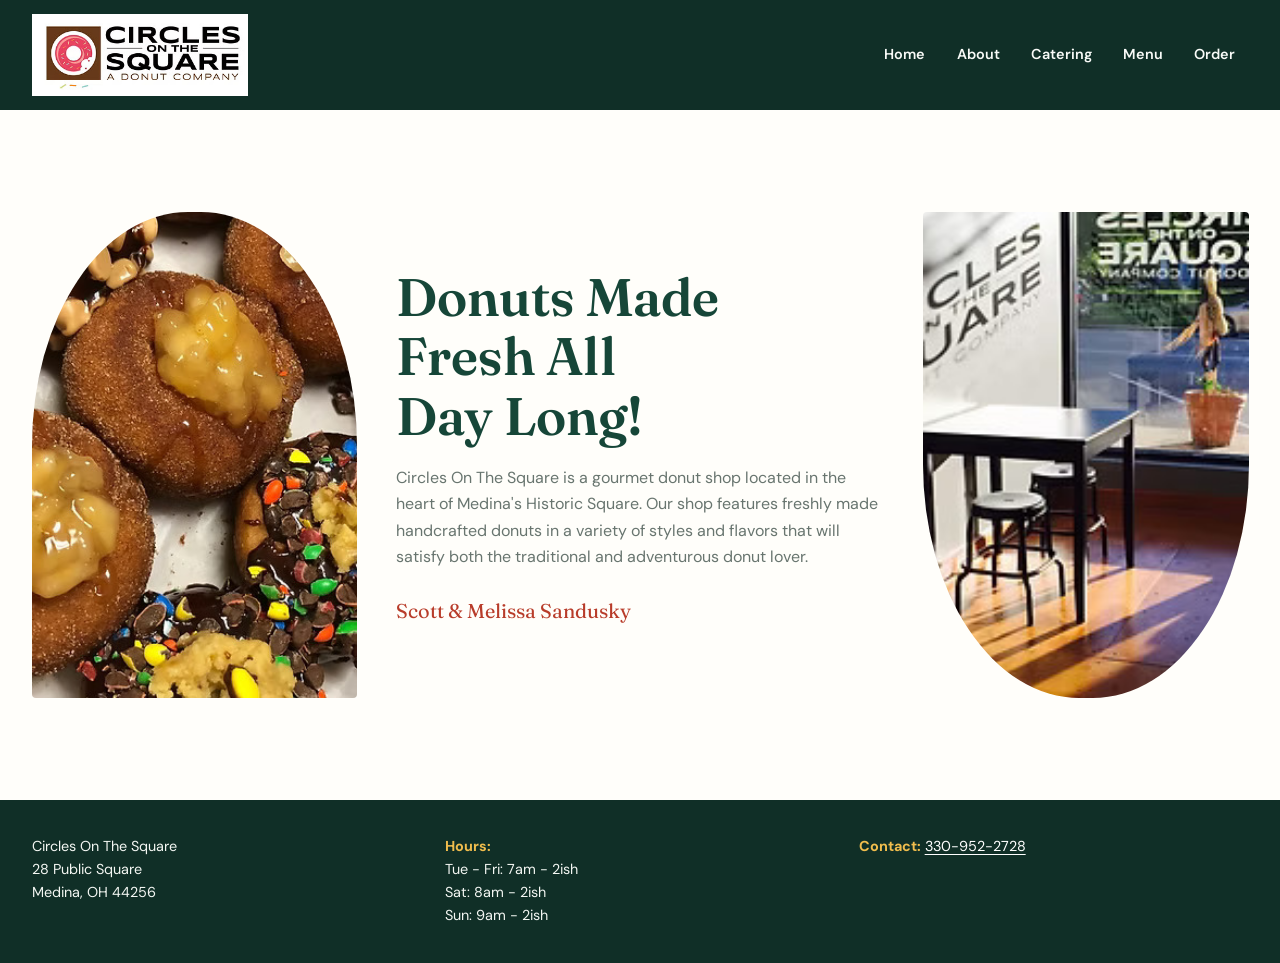
<file: circlesOnTheSquare/index.html>
<!DOCTYPE html>
<html lang="en">
<head>
    <meta charset="UTF-8">
    <meta name="viewport" content="width=device-width, initial-scale=1.0">
    <title>Circles on the Square | Home</title>
    <link rel="stylesheet" href="style.css">
</head>
<body>
    <header>
        <img src="img/Logo.jpg" alt="Circles on the Square Logo">
        <nav>
            <a href="index.html">Home</a>
            <a href="about.html">About</a>
            <a href="catering.html">Catering</a>
            <a href="menu.html">Menu</a>
            <a href="order.html">Order</a>
        </nav>
    </header>

    <main>
        <section class="content-row">
            <img src="img/1a.jpg" alt="Freshly made donuts">
            <article>
                <h1>Donuts Made Fresh All Day Long!</h1>
                <p>Circles On The Square is a gourmet donut shop located in the heart of Medina's Historic Square. Our shop features freshly made handcrafted donuts in a variety of styles and flavors that will satisfy both the traditional and adventurous donut lover.</p>
                <p>Scott &amp; Melissa Sandusky</p>
            </article>
            <img src="img/2a.jpg" alt="Assorted handcrafted donuts">
        </section>
    </main>

    <footer>
        <address>
            Circles On The Square<br>
            28 Public Square<br>
            Medina, OH 44256
        </address>
        <p>
            <strong>Hours:</strong><br>
            Tue - Fri: 7am - 2ish<br>
            Sat: 8am - 2ish<br>
            Sun: 9am - 2ish
        </p>
        <p>
            <strong>Contact:</strong> <a href="tel:3309522728">330-952-2728</a>
        </p>
    </footer>
</body>
</html>
</file>
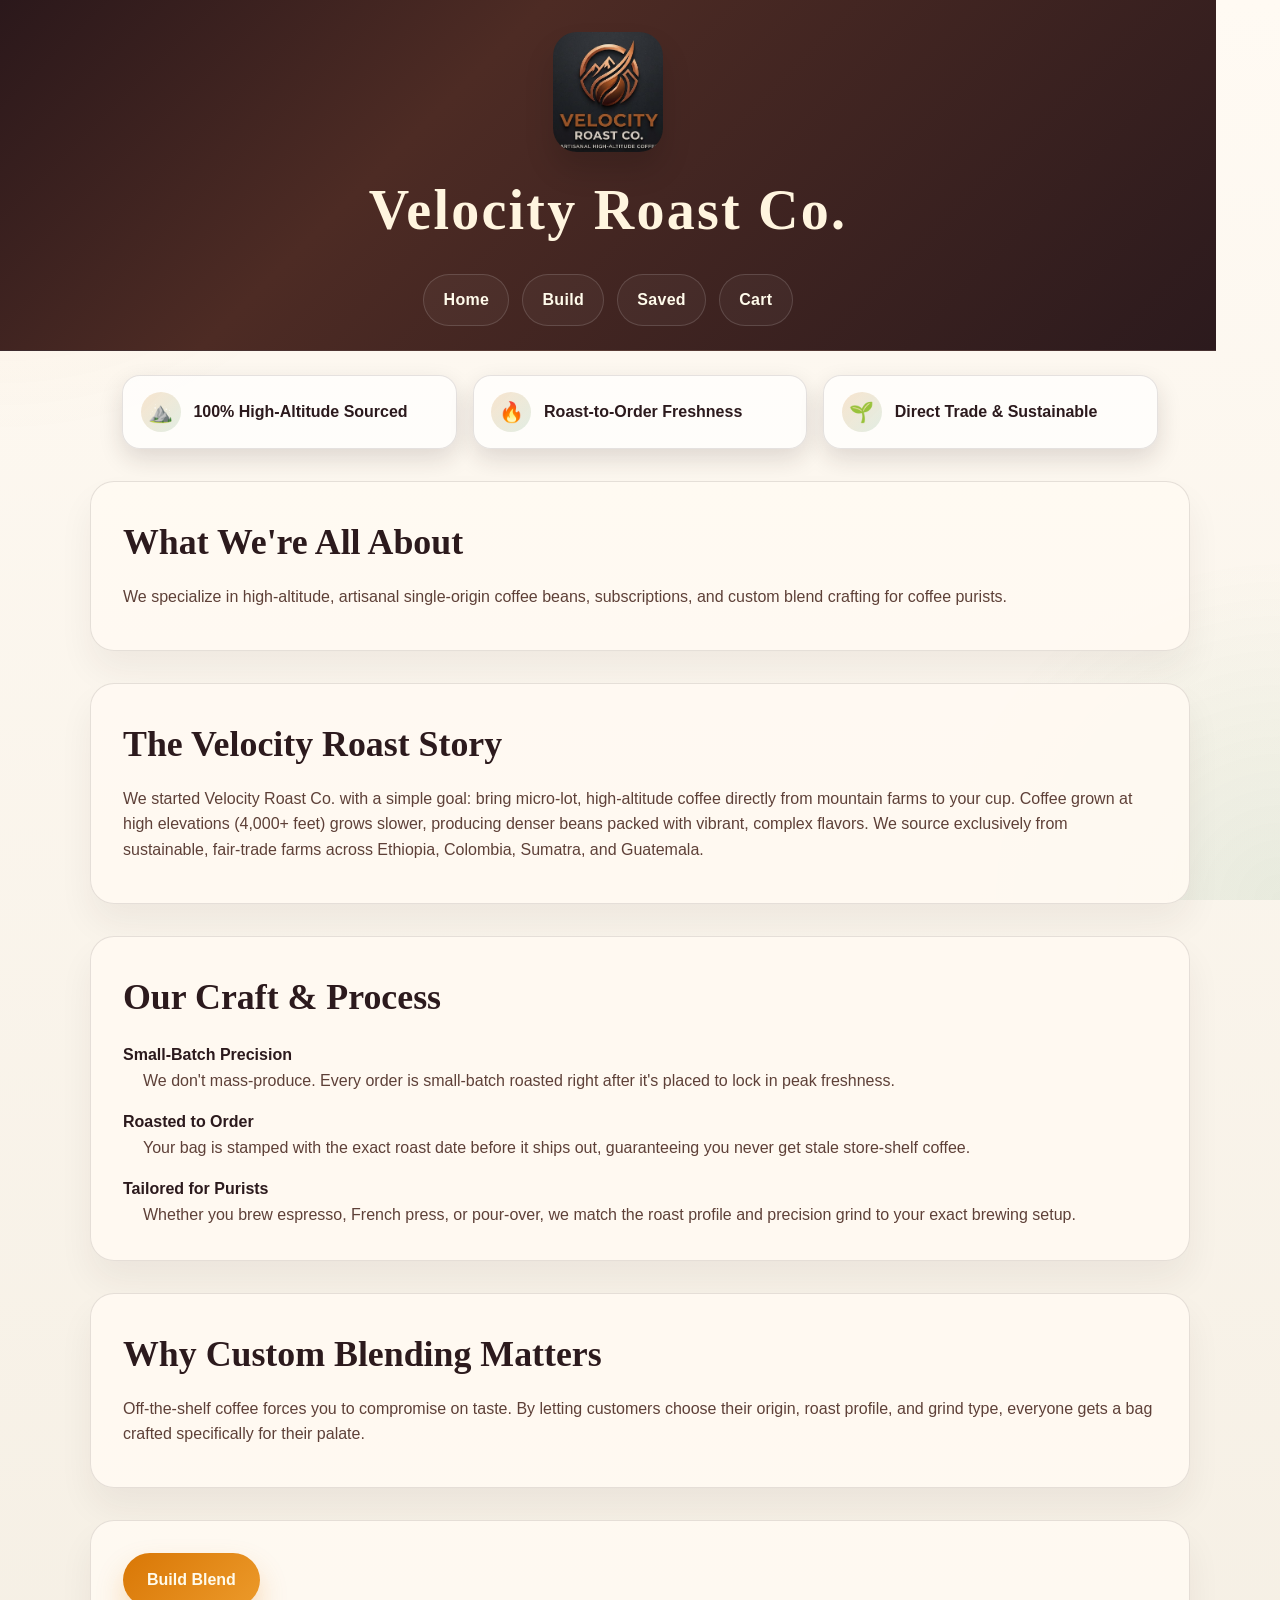
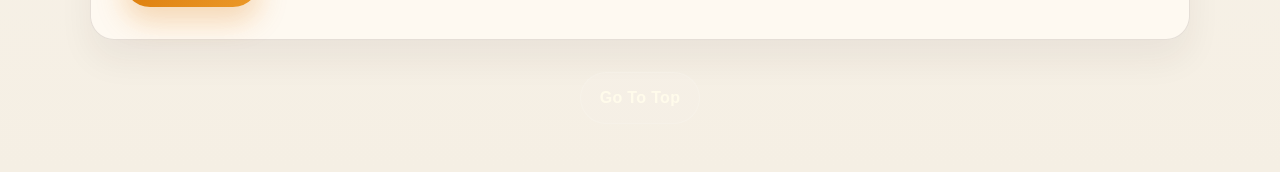
<file: VelocityRoastCo/index.html>
<!DOCTYPE html>
<html lang="en">
<head>
    <meta charset="UTF-8">
    <meta name="viewport" content="width=device-width, initial-scale=1.0">
    <title>Velocity Roast Co. | Home</title>
    <link rel="stylesheet" href="style.css">
</head>
<body>
    <header id="top">
        <img src="images/Screenshot 2026-09-29 193508.png" alt="Premium Logo">
        <h1>Velocity Roast Co.</h1>
        <nav>
            <a href="index.html">Home</a>
            <a href="build.html">Build</a>
            <a href="saved.html">Saved</a>
            <a href="cart.html">Cart</a>
        </nav>
    </header>
    <section class="promise-bar" aria-label="Core promises">
        <div class="promise-item">
            <span class="promise-icon" aria-hidden="true">⛰️</span>
            <span>100% High-Altitude Sourced</span>
        </div>
        <div class="promise-item">
            <span class="promise-icon" aria-hidden="true">🔥</span>
            <span>Roast-to-Order Freshness</span>
        </div>
        <div class="promise-item">
            <span class="promise-icon" aria-hidden="true">🌱</span>
            <span>Direct Trade &amp; Sustainable</span>
        </div>
    </section>
    <article>
        <h2>What We're All About</h2>
        <p>We specialize in high-altitude, artisanal single-origin coffee beans, subscriptions, and custom blend crafting for coffee purists.</p>
    </article>
    <article>
        <h2>The Velocity Roast Story</h2>
        <p>We started Velocity Roast Co. with a simple goal: bring micro-lot, high-altitude coffee directly from mountain farms to your cup. Coffee grown at high elevations (4,000+ feet) grows slower, producing denser beans packed with vibrant, complex flavors. We source exclusively from sustainable, fair-trade farms across Ethiopia, Colombia, Sumatra, and Guatemala.</p>
    </article>
    <article>
        <h2>Our Craft & Process</h2>
        <dl>
            <dt>Small-Batch Precision</dt>
            <dd>We don't mass-produce. Every order is small-batch roasted right after it's placed to lock in peak freshness.</dd>
            <dt>Roasted to Order</dt>
            <dd>Your bag is stamped with the exact roast date before it ships out, guaranteeing you never get stale store-shelf coffee.</dd>
            <dt>Tailored for Purists</dt>
            <dd>Whether you brew espresso, French press, or pour-over, we match the roast profile and precision grind to your exact brewing setup.</dd>
        </dl>
    </article>
    <article>
        <h2>Why Custom Blending Matters</h2>
        <p>Off-the-shelf coffee forces you to compromise on taste. By letting customers choose their origin, roast profile, and grind type, everyone gets a bag crafted specifically for their palate.</p>
    </article>
    <section>
        <a href="build.html">Build Blend</a>
    </section>
    <footer>
        <nav>
            <a href="#top">Go To Top</a>
        </nav>
    </footer>
</body>
</html>
</file>
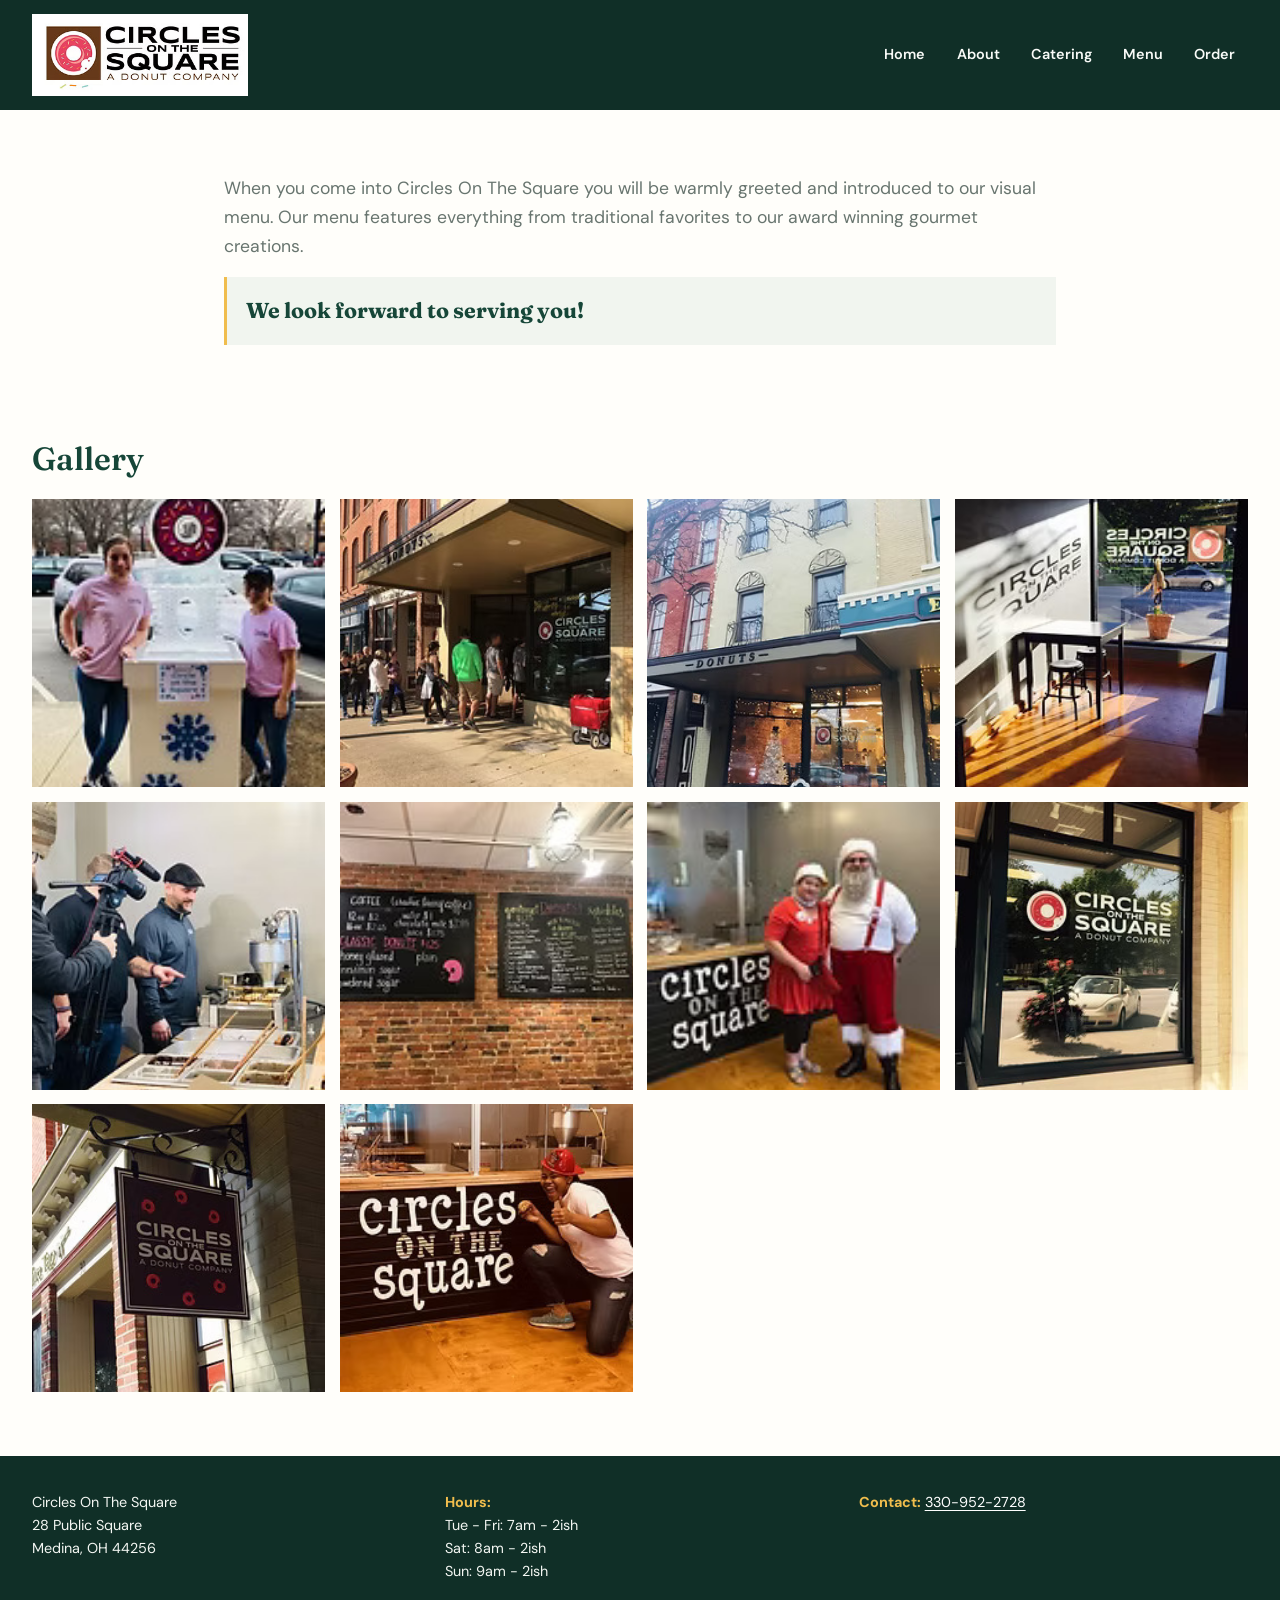
<file: circlesOnTheSquare/about.html>
<!DOCTYPE html>
<html lang="en">
<head>
    <meta charset="UTF-8">
    <meta name="viewport" content="width=device-width, initial-scale=1.0">
    <title>Circles on the Square | About</title>
    <link rel="stylesheet" href="style.css">
</head>
<body>
    <header>
        <img src="img/Logo.jpg" alt="Circles on the Square Logo">
        <nav>
            <a href="index.html">Home</a>
            <a href="about.html">About</a>
            <a href="catering.html">Catering</a>
            <a href="menu.html">Menu</a>
            <a href="order.html">Order</a>
        </nav>
    </header>
    <article>
        <p>When you come into Circles On The Square you will be warmly greeted and introduced to our visual menu. Our menu features everything from traditional favorites to our award winning gourmet creations.</p>
        <p><strong>We look forward to serving you!</strong></p>
    </article>
    <section aria-labelledby="gallery-heading">
        <h2 id="gallery-heading">Gallery</h2>
        <div class="gallery">
            <img src="img/1.jpg" alt="Circles on the Square gallery photo 1">
            <img src="img/2.jpg" alt="Circles on the Square gallery photo 2">
            <img src="img/3.jpg" alt="Circles on the Square gallery photo 3">
            <img src="img/4.jpg" alt="Circles on the Square gallery photo 4">
            <img src="img/5.jpg" alt="Circles on the Square gallery photo 5">
            <img src="img/6.jpg" alt="Circles on the Square gallery photo 6">
            <img src="img/7.jpg" alt="Circles on the Square gallery photo 7">
            <img src="img/8.jpg" alt="Circles on the Square gallery photo 8">
            <img src="img/9.jpg" alt="Circles on the Square gallery photo 9">
            <img src="img/10.jpg" alt="Circles on the Square gallery photo 10">
        </div>
    </section>
    <footer>
        <address>
            Circles On The Square<br>
            28 Public Square<br>
            Medina, OH 44256
        </address>
        <p>
            <strong>Hours:</strong><br>
            Tue - Fri: 7am - 2ish<br>
            Sat: 8am - 2ish<br>
            Sun: 9am - 2ish
        </p>
        <p>
            <strong>Contact:</strong> <a href="tel:3309522728">330-952-2728</a>
        </p>
    </footer>
</body>
</html>
</file>
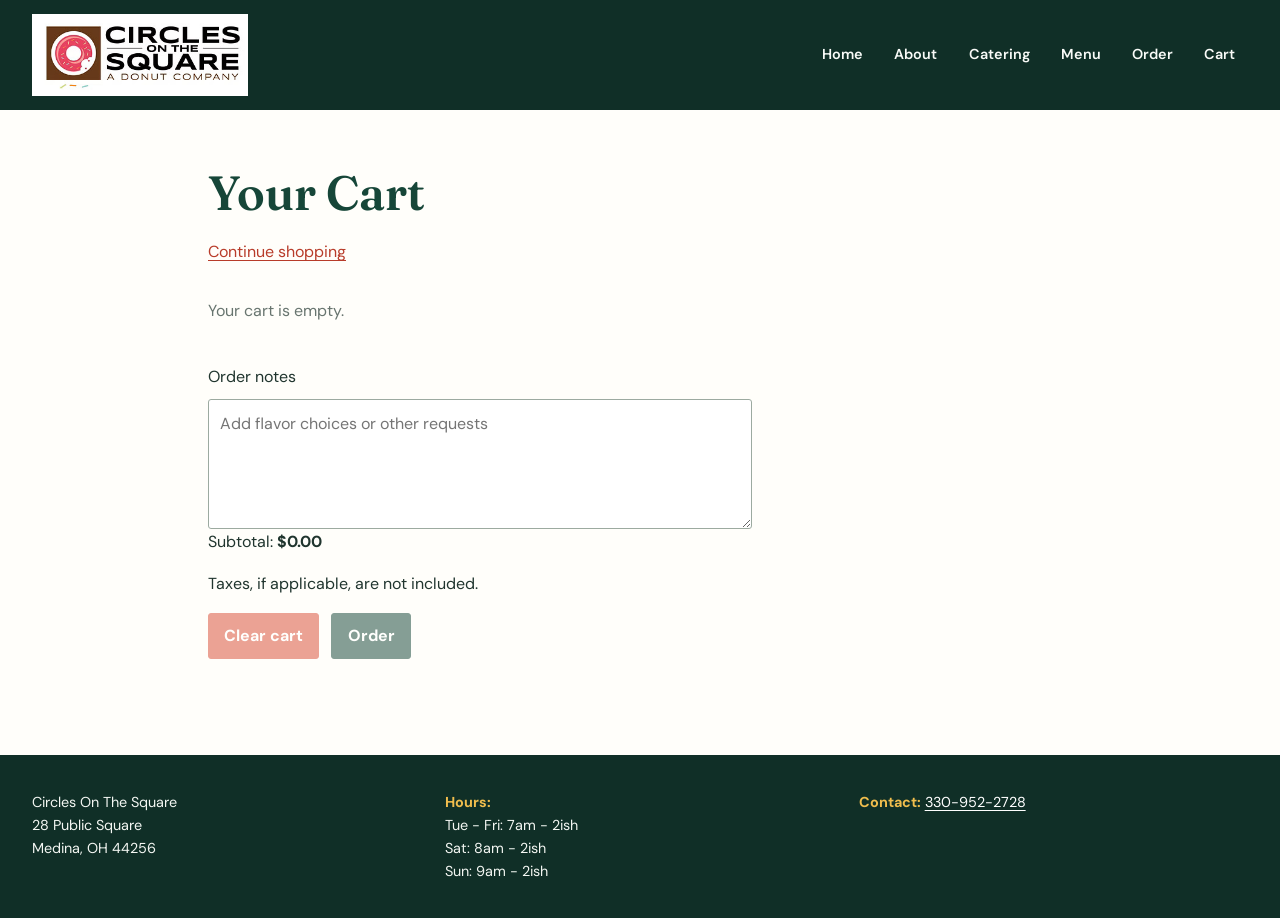
<file: circlesOnTheSquare/cart.html>
<!DOCTYPE html>
<html lang="en">
<head>
    <meta charset="UTF-8">
    <meta name="viewport" content="width=device-width, initial-scale=1.0">
    <title>Circles on the Square | Cart</title>
    <link rel="stylesheet" href="style.css">
</head>
<body>
    <header>
        <img src="img/Logo.jpg" alt="Circles on the Square Logo">
        <nav>
            <a href="index.html">Home</a>
            <a href="about.html">About</a>
            <a href="catering.html">Catering</a>
            <a href="menu.html">Menu</a>
            <a href="order.html">Order</a>
            <a href="cart.html">Cart</a>
        </nav>
    </header>

    <main>
        <h1>Your Cart</h1>
        <p><a href="order.html">Continue shopping</a></p>
        <section aria-label="Cart items">
            <p id="empty-cart">Your cart is empty.</p>
            <ul id="cart-items"></ul>
        </section>
        <section aria-label="Order details">
            <label for="order-notes">Order notes</label><br>
            <textarea id="order-notes" rows="4" cols="40" placeholder="Add flavor choices or other requests"></textarea>
            <p>Subtotal: <strong id="cart-total">$0.00</strong></p>
            <p>Taxes, if applicable, are not included.</p>
            <button id="clear-cart" type="button" disabled>Clear cart</button>
            <button id="order-button" type="button" disabled>Order</button>
            <p id="checkout-status" aria-live="polite"></p>
        </section>
    </main>

    <footer>
        <address>
            Circles On The Square<br>
            28 Public Square<br>
            Medina, OH 44256
        </address>
        <p>
            <strong>Hours:</strong><br>
            Tue - Fri: 7am - 2ish<br>
            Sat: 8am - 2ish<br>
            Sun: 9am - 2ish
        </p>
        <p>
            <strong>Contact:</strong> <a href="tel:3309522728">330-952-2728</a>
        </p>
    </footer>
    <script>
        const cartStorageKey = 'circlesOrderCart';
        const notesStorageKey = 'circlesOrderNotes';
        const currency = new Intl.NumberFormat('en-US', { style: 'currency', currency: 'USD' });
        const cartItems = document.getElementById('cart-items');
        const emptyCart = document.getElementById('empty-cart');
        const cartTotal = document.getElementById('cart-total');
        const clearCartButton = document.getElementById('clear-cart');
        const orderButton = document.getElementById('order-button');
        const checkoutStatus = document.getElementById('checkout-status');
        const orderNotes = document.getElementById('order-notes');

        function loadCart() {
            try {
                const savedCart = JSON.parse(localStorage.getItem(cartStorageKey) || '[]');
                return new Map(Array.isArray(savedCart) ? savedCart : []);
            } catch {
                return new Map();
            }
        }

        const cart = loadCart();

        function saveCart() {
            localStorage.setItem(cartStorageKey, JSON.stringify([...cart]));
        }

        function updateQuantity(name, change) {
            const item = cart.get(name);
            if (!item) return;
            if (change < 0 && item.quantity + change <= 0 && !window.confirm(`Remove the last ${name} from your cart?`)) return;
            item.quantity += change;
            if (item.quantity <= 0) cart.delete(name);
            renderCart();
        }

        function renderCart() {
            cartItems.replaceChildren();
            let total = 0;
            let count = 0;

            for (const [name, item] of cart) {
                total += item.price * item.quantity;
                count += item.quantity;

                const row = document.createElement('li');
                const label = document.createElement('span');
                label.textContent = `${name} - ${currency.format(item.price * item.quantity)} `;

                const decrease = document.createElement('button');
                decrease.type = 'button';
                decrease.textContent = '-';
                decrease.setAttribute('aria-label', `Remove one ${name}`);
                decrease.addEventListener('click', () => updateQuantity(name, -1));

                const quantity = document.createElement('span');
                quantity.textContent = ` ${item.quantity} `;

                const increase = document.createElement('button');
                increase.type = 'button';
                increase.textContent = '+';
                increase.setAttribute('aria-label', `Add one ${name}`);
                increase.addEventListener('click', () => updateQuantity(name, 1));

                const remove = document.createElement('button');
                remove.type = 'button';
                remove.textContent = 'Remove';
                remove.addEventListener('click', () => {
                    if (!window.confirm(`Remove ${name} from your cart?`)) return;
                    cart.delete(name);
                    renderCart();
                });

                row.append(label, decrease, quantity, increase, document.createTextNode(' '), remove);
                cartItems.append(row);
            }

            emptyCart.hidden = count > 0;
            cartTotal.textContent = currency.format(total);
            clearCartButton.disabled = count === 0;
            orderButton.disabled = count === 0;
            saveCart();
        }

        orderNotes.value = localStorage.getItem(notesStorageKey) || '';
        orderNotes.addEventListener('input', () => localStorage.setItem(notesStorageKey, orderNotes.value));

        clearCartButton.addEventListener('click', () => {
            if (!window.confirm('Clear all items and order notes from your cart?')) return;
            cart.clear();
            orderNotes.value = '';
            localStorage.removeItem(notesStorageKey);
            checkoutStatus.textContent = 'Cart cleared.';
            renderCart();
        });

        orderButton.addEventListener('click', () => {
            checkoutStatus.textContent = 'Order placement will be available here soon.';
        });

        renderCart();
    </script>
</body>
</html>
</file>
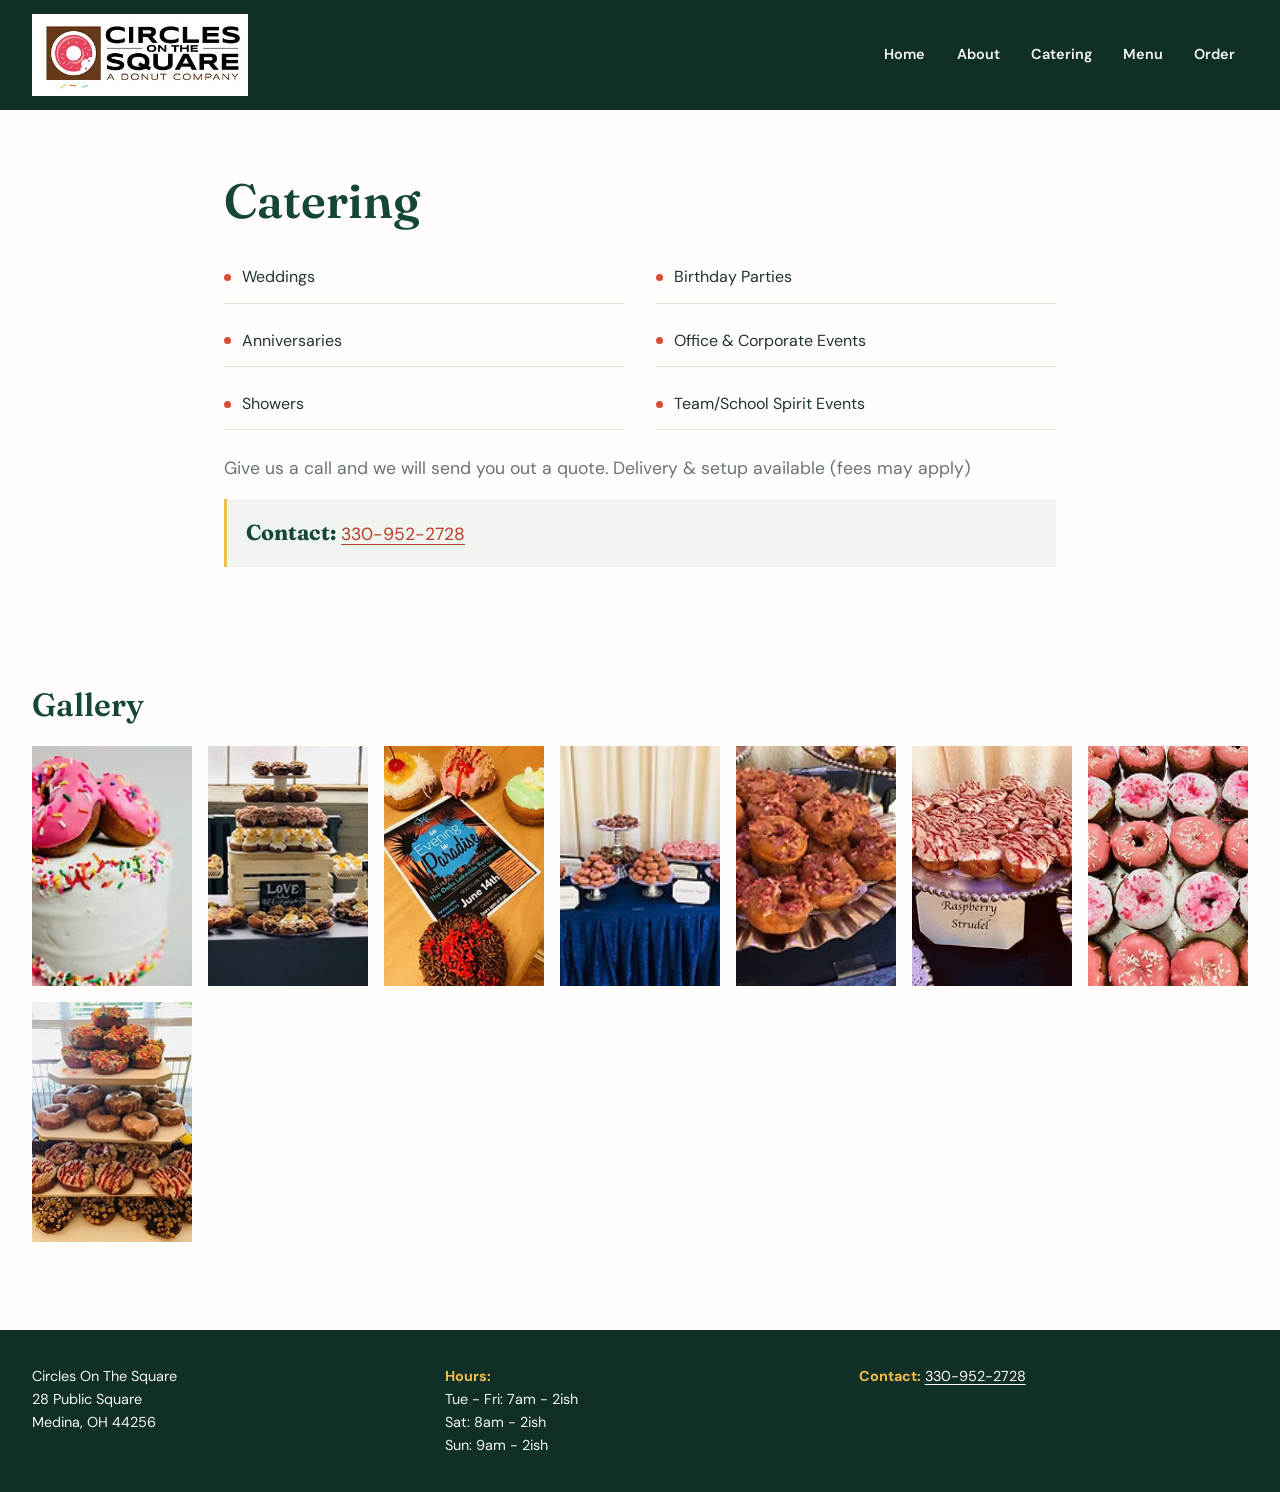
<file: circlesOnTheSquare/catering.html>
<!DOCTYPE html>
<html lang="en">
<head>
    <meta charset="UTF-8">
    <meta name="viewport" content="width=device-width, initial-scale=1.0">
    <title>Circles on the Square | Catering</title>
    <link rel="stylesheet" href="style.css">
</head>
<body>
    <header>
        <img src="img/Logo.jpg" alt="Circles on the Square Logo">
        <nav>
            <a href="index.html">Home</a>
            <a href="about.html">About</a>
            <a href="catering.html">Catering</a>
            <a href="menu.html">Menu</a>
            <a href="order.html">Order</a>
        </nav>
    </header>
    <article>
        <h1>Catering</h1>
        <ul>
            <li>Weddings</li>
            <li>Birthday Parties</li>
            <li>Anniversaries</li>
            <li>Office &amp; Corporate Events</li>
            <li>Showers</li>
            <li>Team/School Spirit Events</li>
        </ul>
        <p>Give us a call and we will send you out a quote. Delivery &amp; setup available (fees may apply)</p>
        <p>
            <strong>Contact:</strong> <a href="tel:3309522728">330-952-2728</a>
        </p>
    </article>

    <section class="gallery" aria-label="Catering gallery" style="padding: 1.5rem 0;">
        <h2>Gallery</h2>
        <div style="display: grid; grid-template-columns: repeat(auto-fit, minmax(150px, 1fr)); gap: 1rem;">
            <figure style="margin: 0;">
                <img src="img/11.jpg" alt="Circles on the Square gallery photo 11">
            </figure>
            <figure style="margin: 0;">
                <img src="img/12.jpg" alt="Circles on the Square gallery photo 12">
            </figure>
            <figure style="margin: 0;">
                <img src="img/13.jpg" alt="Circles on the Square gallery photo 13">
            </figure>
            <figure style="margin: 0;">
                <img src="img/14.jpg" alt="Circles on the Square gallery photo 14">
            </figure>
            <figure style="margin: 0;">
                <img src="img/15.jpg" alt="Circles on the Square gallery photo 15">
            </figure>
            <figure style="margin: 0;">
                <img src="img/16.jpg" alt="Circles on the Square gallery photo 16">
            </figure>
            <figure style="margin: 0;">
                <img src="img/17.jpg" alt="Circles on the Square gallery photo 17">
            </figure>
            <figure style="margin: 0;">
                <img src="img/18.jpg" alt="Circles on the Square gallery photo 18">
            </figure>
        </div>
    </section>
    
    <footer>
        <address>
            Circles On The Square<br>
            28 Public Square<br>
            Medina, OH 44256
        </address>
        <p>
            <strong>Hours:</strong><br>
            Tue - Fri: 7am - 2ish<br>
            Sat: 8am - 2ish<br>
            Sun: 9am - 2ish
        </p>
        <p>
            <strong>Contact:</strong> <a href="tel:3309522728">330-952-2728</a>
        </p>
    </footer>
</body>
</html>
</file>
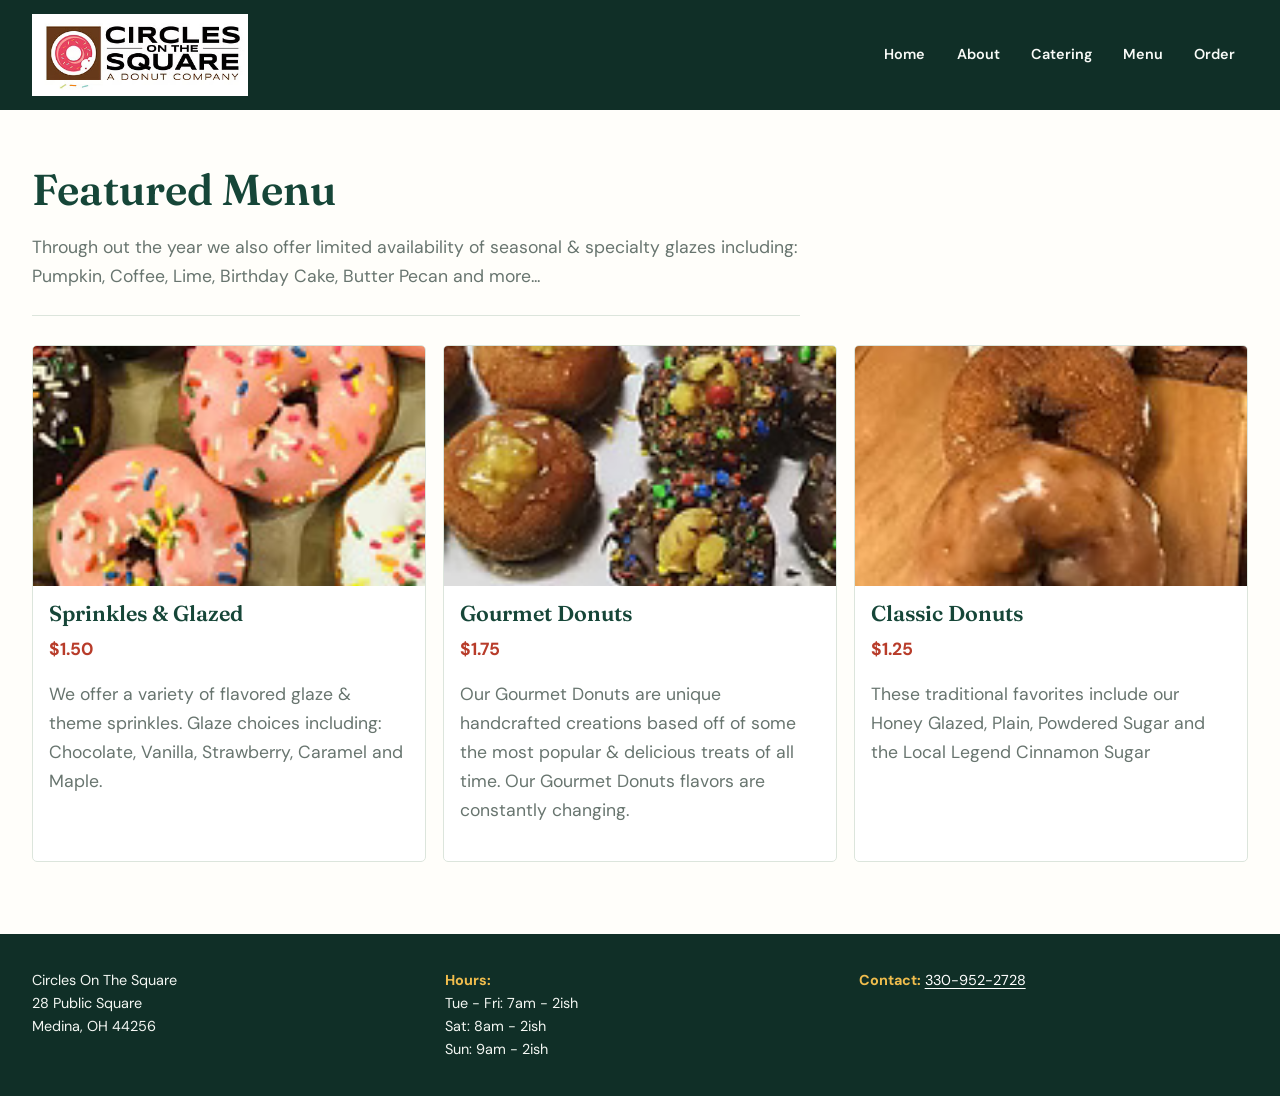
<file: circlesOnTheSquare/menu.html>
<!DOCTYPE html>
<html lang="en">
<head>
    <meta charset="UTF-8">
    <meta name="viewport" content="width=device-width, initial-scale=1.0">
    <title>Circles on the Square | Menu</title>
    <link rel="stylesheet" href="style.css">
</head>
<body>
    <header>
        <img src="img/Logo.jpg" alt="Circles on the Square Logo">
        <nav>
            <a href="index.html">Home</a>
            <a href="about.html">About</a>
            <a href="catering.html">Catering</a>
            <a href="menu.html">Menu</a>
            <a href="order.html">Order</a>
        </nav>
    </header>
    <article>
        <h2>Featured Menu</h2>
        <p>Through out the year we also offer limited availability of seasonal & specialty glazes including: Pumpkin, Coffee, Lime, Birthday Cake, Butter Pecan and more...</p>

        <section class="menu-items">
            <article class="menu-item">
                <img src="img/1b.jpg" alt="Sprinkles & Glazed">
                <h3>Sprinkles & Glazed</h3>
                <p class="price">$1.50</p>
                <p>We offer a variety of flavored glaze & theme sprinkles. Glaze choices including: Chocolate, Vanilla, Strawberry, Caramel and Maple.</p>
            </article>

            <article class="menu-item">
                <img src="img/2b.jpg" alt="Gourmet Donuts">
                <h3>Gourmet Donuts</h3>
                <p class="price">$1.75</p>
                <p>Our Gourmet Donuts are unique handcrafted creations based off of some the most popular & delicious treats of all time. Our Gourmet Donuts flavors are constantly changing.</p>
            </article>

            <article class="menu-item">
                <img src="img/3b.jpg" alt="Classic Donuts">
                <h3>Classic Donuts</h3>
                <p class="price">$1.25</p>
                <p>These traditional favorites include our Honey Glazed, Plain, Powdered Sugar and the Local Legend Cinnamon Sugar</p>
            </article>
        </section>
    </article>

    <footer>
        <address>
            Circles On The Square<br>
            28 Public Square<br>
            Medina, OH 44256
        </address>
        <p>
            <strong>Hours:</strong><br>
            Tue - Fri: 7am - 2ish<br>
            Sat: 8am - 2ish<br>
            Sun: 9am - 2ish
        </p>
        <p>
            <strong>Contact:</strong> <a href="tel:3309522728">330-952-2728</a>
        </p>
    </footer>
</body>
</html>
</file>
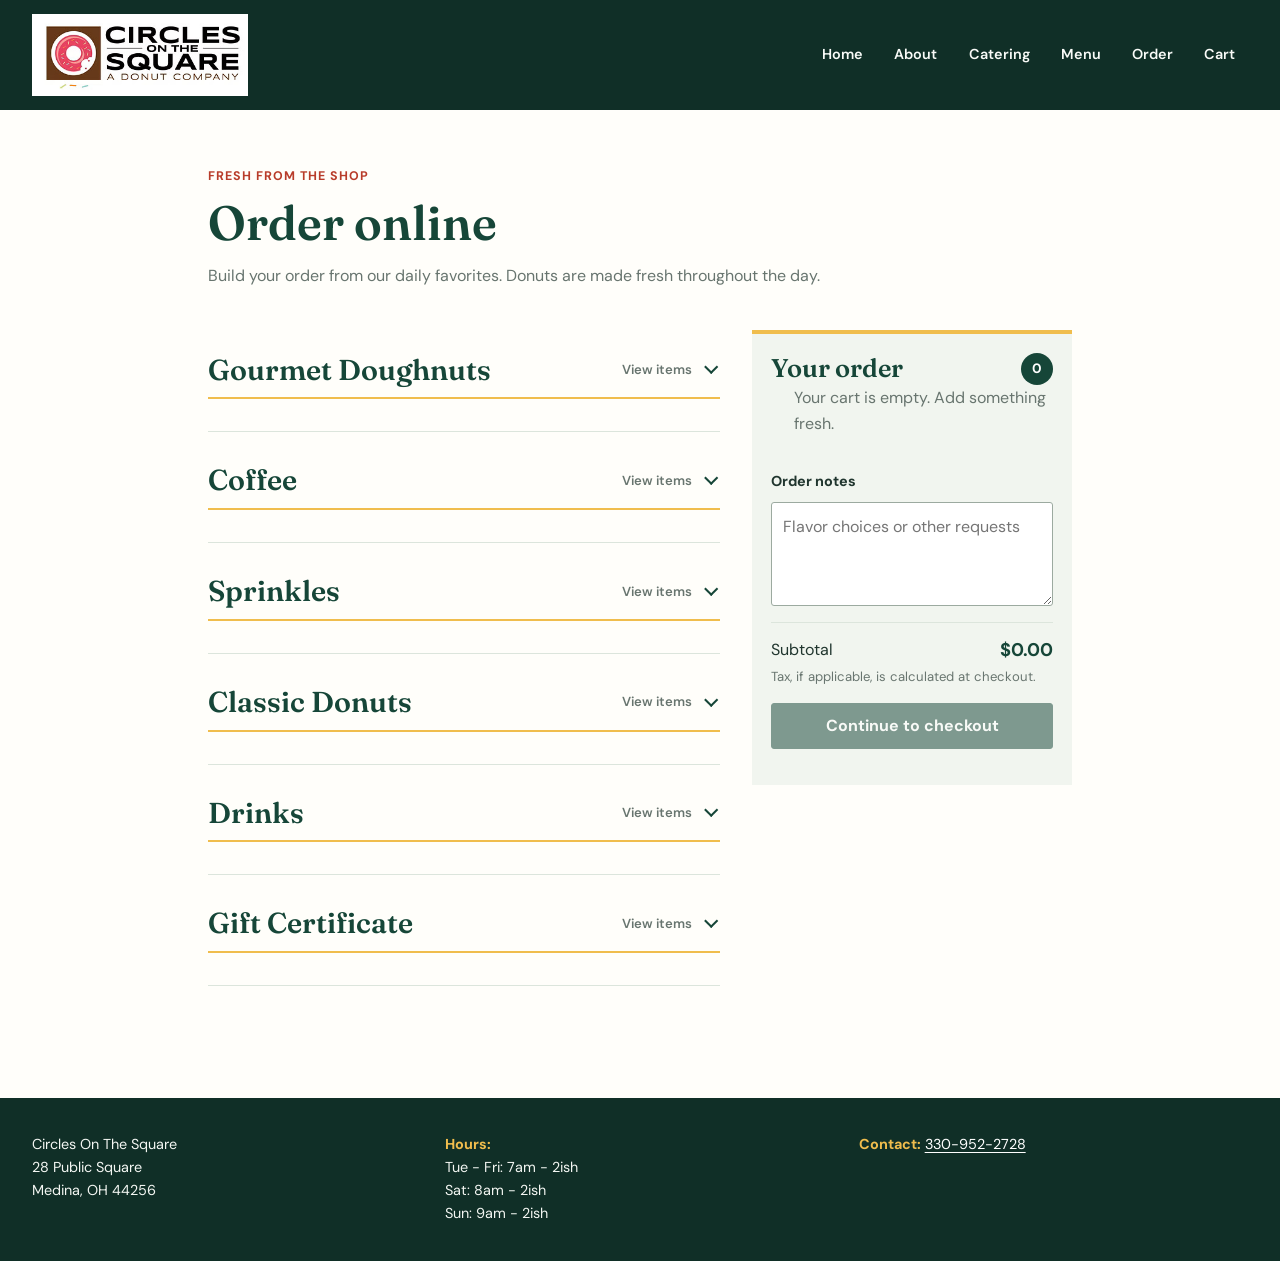
<file: circlesOnTheSquare/order.html>
<!DOCTYPE html>
<html lang="en">
<head>
    <meta charset="UTF-8">
    <meta name="viewport" content="width=device-width, initial-scale=1.0">
    <title>Circles on the Square | Order</title>
    <link rel="stylesheet" href="style.css">
</head>
<body>
    <header>
        <img src="img/Logo.jpg" alt="Circles on the Square Logo">
        <nav>
            <a href="index.html">Home</a>
            <a href="about.html">About</a>
            <a href="catering.html">Catering</a>
            <a href="menu.html">Menu</a>
            <a href="order.html">Order</a>
            <a href="cart.html">Cart</a>
        </nav>
    </header>

    <main class="order-main">
        <div class="order-heading">
            <p class="eyebrow">Fresh from the shop</p>
            <h1>Order online</h1>
            <p>Build your order from our daily favorites. Donuts are made fresh throughout the day.</p>
        </div>

        <div class="order-layout">
            <div class="menu-sections" id="menu-sections">
                <section class="menu-category">
                    <details class="menu-dropdown">
                        <summary>
                            <h2 id="gourmet-heading">Gourmet Doughnuts</h2>
                            <span class="menu-action"><span class="menu-closed-label">View items</span><span class="menu-open-label">Hide items</span><span class="menu-arrow" aria-hidden="true"></span></span>
                        </summary>
                    <div class="product-grid">
                        <article class="product" data-name="Apple Crunch" data-price="1.90"><div><h3>Apple Crunch</h3></div><strong>$1.90</strong><button class="add-button" type="button">Add to cart</button></article>
                        <article class="product" data-name="Buckeye" data-price="1.90"><div><h3>Buckeye</h3></div><strong>$1.90</strong><button class="add-button" type="button">Add to cart</button></article>
                        <article class="product" data-name="Caramel Chip Cheesecake" data-price="1.90"><div><h3>Caramel Chip Cheesecake</h3></div><strong>$1.90</strong><button class="add-button" type="button">Add to cart</button></article>
                        <article class="product" data-name="Fruity Pebble" data-price="1.90"><div><h3>Fruity Pebble</h3><p>Vanilla glaze, topped with a little Yabba Dabba Doo.</p></div><strong>$1.90</strong><button class="add-button" type="button">Add to cart</button></article>
                        <article class="product" data-name="Strawberry Milkshake" data-price="1.90"><div><h3>Strawberry Milkshake</h3><p>Choose your flavor in the notes: regular, 2%, chocolate, cookies &amp; cream, or root beer.</p></div><strong>$1.90</strong><button class="add-button" type="button">Add to cart</button></article>
                        <article class="product" data-name="Caramel Apple Pie" data-price="1.90"><div><h3>Caramel Apple Pie</h3></div><strong>$1.90</strong><button class="add-button" type="button">Add to cart</button></article>
                        <article class="product" data-name="Chocolate Chip Cheesecake" data-price="1.90"><div><h3>Chocolate Chip Cheesecake</h3></div><strong>$1.90</strong><button class="add-button" type="button">Add to cart</button></article>
                        <article class="product" data-name="The Perfect Pancake" data-price="1.90"><div><h3>The Perfect Pancake</h3></div><strong>$1.90</strong><button class="add-button" type="button">Add to cart</button></article>
                        <article class="product" data-name="Monster Cookie Dough" data-price="1.90"><div><h3>Monster Cookie Dough</h3></div><strong>$1.90</strong><button class="add-button" type="button">Add to cart</button></article>
                        <article class="product" data-name="Black Forest" data-price="1.90"><div><h3>Black Forest</h3></div><strong>$1.90</strong><button class="add-button" type="button">Add to cart</button></article>
                        <article class="product" data-name="Raspberry Strudel" data-price="1.90"><div><h3>Raspberry Strudel</h3><p>Vanilla glaze, topped with crumbled streusel and drizzled with raspberry.</p></div><strong>$1.90</strong><button class="add-button" type="button">Add to cart</button></article>
                        <article class="product" data-name="Hot Cocoa Donut" data-price="1.90"><div><h3>Hot Cocoa Donut</h3></div><strong>$1.90</strong><button class="add-button" type="button">Add to cart</button></article>
                        <article class="product" data-name="Birthday Cake" data-price="1.90"><div><h3>Birthday Cake</h3></div><strong>$1.90</strong><button class="add-button" type="button">Add to cart</button></article>
                        <article class="product" data-name="Chocolate Raspberry" data-price="1.90"><div><h3>Chocolate Raspberry</h3></div><strong>$1.90</strong><button class="add-button" type="button">Add to cart</button></article>
                        <article class="product" data-name="Maple Bacon" data-price="1.90"><div><h3>Maple Bacon</h3></div><strong>$1.90</strong><button class="add-button" type="button">Add to cart</button></article>
                        <article class="product" data-name="Sweet Cream Paczki" data-price="1.90"><div><h3>Sweet Cream Paczki</h3></div><strong>$1.90</strong><button class="add-button" type="button">Add to cart</button></article>
                        <article class="product" data-name="Lemon Bar" data-price="1.90"><div><h3>Lemon Bar</h3><p>Powdered sugar donut topped with lemon filling.</p></div><strong>$1.90</strong><button class="add-button" type="button">Add to cart</button></article>
                        <article class="product" data-name="Peanut Butter Oreo" data-price="1.90"><div><h3>Peanut Butter Oreo</h3><p>Vanilla glaze, topped with Oreo.</p></div><strong>$1.90</strong><button class="add-button" type="button">Add to cart</button></article>
                        <article class="product" data-name="White Chocolate Raspberry" data-price="1.90"><div><h3>White Chocolate Raspberry</h3></div><strong>$1.90</strong><button class="add-button" type="button">Add to cart</button></article>
                        <article class="product" data-name="Blueberry Pancake" data-price="1.90"><div><h3>Blueberry Pancake</h3></div><strong>$1.90</strong><button class="add-button" type="button">Add to cart</button></article>
                        <article class="product" data-name="Death by Chocolate" data-price="1.90"><div><h3>Death by Chocolate</h3></div><strong>$1.90</strong><button class="add-button" type="button">Add to cart</button></article>
                        <article class="product" data-name="Oreo" data-price="1.90"><div><h3>Oreo</h3><p>Vanilla glaze, topped with Oreo.</p></div><strong>$1.90</strong><button class="add-button" type="button">Add to cart</button></article>
                        <article class="product" data-name="Cinnabun" data-price="1.90"><div><h3>Cinnabun</h3></div><strong>$1.90</strong><button class="add-button" type="button">Add to cart</button></article>
                        <article class="product" data-name="Caramel Rice Crispy" data-price="1.90"><div><h3>Caramel Rice Crispy</h3></div><strong>$1.90</strong><button class="add-button" type="button">Add to cart</button></article>
                        <article class="product" data-name="Samoa" data-price="1.90"><div><h3>Samoa</h3><p>Caramel glaze, covered in coconut and finished with chocolate drizzle.</p></div><strong>$1.90</strong><button class="add-button" type="button">Add to cart</button></article>
                        <article class="product" data-name="Boston Creme Pie" data-price="1.90"><div><h3>Boston Creme Pie</h3></div><strong>$1.90</strong><button class="add-button" type="button">Add to cart</button></article>
                        <article class="product" data-name="Salted Caramel" data-price="1.90"><div><h3>Salted Caramel</h3></div><strong>$1.90</strong><button class="add-button" type="button">Add to cart</button></article>
                        <article class="product" data-name="Triple Berry" data-price="1.90"><div><h3>Triple Berry</h3></div><strong>$1.90</strong><button class="add-button" type="button">Add to cart</button></article>
                        <article class="product" data-name="Strawberry Shortcake" data-price="1.90"><div><h3>Strawberry Shortcake</h3></div><strong>$1.90</strong><button class="add-button" type="button">Add to cart</button></article>
                        <article class="product" data-name="Chocolate Covered Strawberry" data-price="1.90"><div><h3>Chocolate Covered Strawberry</h3></div><strong>$1.90</strong><button class="add-button" type="button">Add to cart</button></article>
                        <article class="product" data-name="French Tost" data-price="1.90"><div><h3>French Tost</h3></div><strong>$1.90</strong><button class="add-button" type="button">Add to cart</button></article>
                        <article class="product" data-name="Rainbow Crunch" data-price="1.90"><div><h3>Rainbow Crunch</h3></div><strong>$1.90</strong><button class="add-button" type="button">Add to cart</button></article>
                        <article class="product" data-name="Peanut Butter & Jelly" data-price="1.90"><div><h3>Peanut Butter &amp; Jelly</h3><p>Chocolate glaze, covered in peanut butter chips and topped with black raspberry jelly.</p></div><strong>$1.90</strong><button class="add-button" type="button">Add to cart</button></article>
                        <article class="product" data-name="Strawberry Frosted Oreo" data-price="1.90"><div><h3>Strawberry Frosted Oreo</h3><p>Vanilla glaze, topped with Oreo.</p></div><strong>$1.90</strong><button class="add-button" type="button">Add to cart</button></article>
                        <article class="product" data-name="Jelly Donut" data-price="1.90"><div><h3>Jelly Donut</h3></div><strong>$1.90</strong><button class="add-button" type="button">Add to cart</button></article>
                        <article class="product" data-name="Apple Pie" data-price="1.90"><div><h3>Apple Pie</h3><p>Cinnamon sugar donut topped with apple pie and caramel drizzle.</p></div><strong>$1.90</strong><button class="add-button" type="button">Add to cart</button></article>
                        <article class="product" data-name="Caramel Pretzel" data-price="1.90"><div><h3>Caramel Pretzel</h3></div><strong>$1.90</strong><button class="add-button" type="button">Add to cart</button></article>
                        <article class="product" data-name="Lemon Crumb" data-price="1.90"><div><h3>Lemon Crumb</h3></div><strong>$1.90</strong><button class="add-button" type="button">Add to cart</button></article>
                        <article class="product" data-name="Stuffed French Toast" data-price="1.90"><div><h3>Stuffed French Toast</h3></div><strong>$1.90</strong><button class="add-button" type="button">Add to cart</button></article>
                        <article class="product" data-name="Penut Butter Rice Crispy" data-price="1.90"><div><h3>Penut Butter Rice Crispy</h3></div><strong>$1.90</strong><button class="add-button" type="button">Add to cart</button></article>
                        <article class="product" data-name="Snowball" data-price="1.90"><div><h3>Snowball</h3><p>Vanilla glaze, dipped in coconut.</p></div><strong>$1.90</strong><button class="add-button" type="button">Add to cart</button></article>
                        <article class="product" data-name="Coconut" data-price="1.90"><div><h3>Coconut</h3></div><strong>$1.90</strong><button class="add-button" type="button">Add to cart</button></article>
                        <article class="product" data-name="Chocolate Chip" data-price="1.90"><div><h3>Chocolate Chip</h3></div><strong>$1.90</strong><button class="add-button" type="button">Add to cart</button></article>
                        <article class="product" data-name="Strawberry Cheesecake" data-price="1.90"><div><h3>Strawberry Cheesecake</h3></div><strong>$1.90</strong><button class="add-button" type="button">Add to cart</button></article>
                        <article class="product" data-name="Take 5" data-price="1.90"><div><h3>Take 5</h3><p>Vanilla glaze, topped with pretzel, peanut butter, chocolate, and caramel.</p></div><strong>$1.90</strong><button class="add-button" type="button">Add to cart</button></article>
                        <article class="product" data-name="Chocolate Cake" data-price="1.90"><div><h3>Chocolate Cake</h3></div><strong>$1.90</strong><button class="add-button" type="button">Add to cart</button></article>
                        <article class="product" data-name="Apple Black Raspberry" data-price="1.90"><div><h3>Apple Black Raspberry</h3></div><strong>$1.90</strong><button class="add-button" type="button">Add to cart</button></article>
                        <article class="product" data-name="Custom" data-price="2.25"><div><h3>Custom</h3></div><strong>$2.25</strong><button class="add-button" type="button">Add to cart</button></article>
                        <article class="product" data-name="Key Lime Pie" data-price="1.90"><div><h3>Key Lime Pie</h3></div><strong>$1.90</strong><button class="add-button" type="button">Add to cart</button></article>
                        <article class="product" data-name="Strawberry-Rhubarb" data-price="1.90"><div><h3>Strawberry-Rhubarb</h3></div><strong>$1.90</strong><button class="add-button" type="button">Add to cart</button></article>
                        <article class="product" data-name="AC (Store Use Only)" data-price="1.80"><div><h3>AC</h3><p>Store use only.</p></div><strong>$1.80</strong><button class="add-button" type="button">Add to cart</button></article>
                        <article class="product" data-name="Pumpkin Pie Strudel" data-price="1.90"><div><h3>Pumpkin Pie Strudel</h3></div><strong>$1.90</strong><button class="add-button" type="button">Add to cart</button></article>
                    </div>
                    </details>
                </section>

                <section class="menu-category" aria-labelledby="coffee-heading">
                    <details class="menu-dropdown">
                        <summary>
                            <h2 id="coffee-heading">Coffee</h2>
                            <span class="menu-action"><span class="menu-closed-label">View items</span><span class="menu-open-label">Hide items</span><span class="menu-arrow" aria-hidden="true"></span></span>
                        </summary>
                    <div class="product-grid">
                        <article class="product" data-name="Box" data-price="0.85"><div><h3>Box</h3></div><strong>$0.85</strong><button class="add-button" type="button">Add to cart</button></article>
                        <article class="product" data-name="Ice Cream" data-price="7.00"><div><h3>Ice Cream</h3></div><strong>$7.00</strong><button class="add-button" type="button">Add to cart</button></article>
                        <article class="product" data-name="Coffee Small" data-price="3.00"><div><h3>Coffee Small</h3></div><strong>$3.00</strong><button class="add-button" type="button">Add to cart</button></article>
                    </div>
                    </details>
                </section>

                <section class="menu-category" aria-labelledby="sprinkles-heading">
                    <details class="menu-dropdown">
                        <summary>
                            <h2 id="sprinkles-heading">Sprinkles</h2>
                            <span class="menu-action"><span class="menu-closed-label">View items</span><span class="menu-open-label">Hide items</span><span class="menu-arrow" aria-hidden="true"></span></span>
                        </summary>
                    <div class="product-grid">
                        <article class="product" data-name="Chocolate Sprinkle" data-price="1.75"><div><h3>Chocolate Sprinkle</h3></div><strong>$1.75</strong><button class="add-button" type="button">Add to cart</button></article>
                        <article class="product" data-name="Maple Glazed" data-price="1.75"><div><h3>Maple Glazed</h3></div><strong>$1.75</strong><button class="add-button" type="button">Add to cart</button></article>
                        <article class="product" data-name="Sprinkle (In Store Use Only)" data-price="1.75"><div><h3>Sprinkle</h3><p>In store use only.</p></div><strong>$1.75</strong><button class="add-button" type="button">Add to cart</button></article>
                        <article class="product" data-name="Chocolate Glazed" data-price="1.75"><div><h3>Chocolate Glazed</h3></div><strong>$1.75</strong><button class="add-button" type="button">Add to cart</button></article>
                        <article class="product" data-name="Strawberry Glazed" data-price="1.75"><div><h3>Strawberry Glazed</h3></div><strong>$1.75</strong><button class="add-button" type="button">Add to cart</button></article>
                        <article class="product" data-name="Medina Sprinkles" data-price="1.75"><div><h3>Medina Sprinkles</h3></div><strong>$1.75</strong><button class="add-button" type="button">Add to cart</button></article>
                        <article class="product" data-name="Vanilla Glazed" data-price="1.75"><div><h3>Vanilla Glazed</h3></div><strong>$1.75</strong><button class="add-button" type="button">Add to cart</button></article>
                        <article class="product" data-name="Chocolate Rainbow" data-price="1.75"><div><h3>Chocolate Rainbow</h3></div><strong>$1.75</strong><button class="add-button" type="button">Add to cart</button></article>
                        <article class="product" data-name="Rainbow Sprinkles" data-price="1.75"><div><h3>Rainbow Sprinkles</h3></div><strong>$1.75</strong><button class="add-button" type="button">Add to cart</button></article>
                        <article class="product" data-name="Browns Sprinkles" data-price="1.75"><div><h3>Browns Sprinkles</h3></div><strong>$1.75</strong><button class="add-button" type="button">Add to cart</button></article>
                        <article class="product" data-name="Strawberry Sprinkles" data-price="1.75"><div><h3>Strawberry Sprinkles</h3></div><strong>$1.75</strong><button class="add-button" type="button">Add to cart</button></article>
                        <article class="product" data-name="Caramel Glaze" data-price="1.75"><div><h3>Caramel Glaze</h3></div><strong>$1.75</strong><button class="add-button" type="button">Add to cart</button></article>
                    </div>
                    </details>
                </section>

                <section class="menu-category" aria-labelledby="classic-heading">
                    <details class="menu-dropdown">
                        <summary>
                            <h2 id="classic-heading">Classic Donuts</h2>
                            <span class="menu-action"><span class="menu-closed-label">View items</span><span class="menu-open-label">Hide items</span><span class="menu-arrow" aria-hidden="true"></span></span>
                        </summary>
                    <div class="product-grid">
                        <article class="product" data-name="Classic (In Store Use Only)" data-price="1.50"><div><h3>Classic</h3><p>In store use only.</p></div><strong>$1.50</strong><button class="add-button" type="button">Add to cart</button></article>
                        <article class="product" data-name="Plain" data-price="1.50"><div><h3>Plain</h3></div><strong>$1.50</strong><button class="add-button" type="button">Add to cart</button></article>
                        <article class="product" data-name="Powdered Sugar" data-price="1.50"><div><h3>Powdered Sugar</h3></div><strong>$1.50</strong><button class="add-button" type="button">Add to cart</button></article>
                        <article class="product" data-name="Cinnamon Sugar" data-price="1.50"><div><h3>Cinnamon Sugar</h3></div><strong>$1.50</strong><button class="add-button" type="button">Add to cart</button></article>
                        <article class="product" data-name="Glazed" data-price="1.50"><div><h3>Glazed</h3></div><strong>$1.50</strong><button class="add-button" type="button">Add to cart</button></article>
                    </div>
                    </details>
                </section>

                <section class="menu-category" aria-labelledby="drinks-heading">
                    <details class="menu-dropdown">
                        <summary>
                            <h2 id="drinks-heading">Drinks</h2>
                            <span class="menu-action"><span class="menu-closed-label">View items</span><span class="menu-open-label">Hide items</span><span class="menu-arrow" aria-hidden="true"></span></span>
                        </summary>
                    <div class="product-grid">
                        <article class="product" data-name="Apple Cider Drink 16oz" data-price="4.50"><div><h3>Apple Cider Drink 16oz</h3></div><strong>$4.50</strong><button class="add-button" type="button">Add to cart</button></article>
                        <article class="product" data-name="Waterbottle" data-price="1.85"><div><h3>Waterbottle</h3></div><strong>$1.85</strong><button class="add-button" type="button">Add to cart</button></article>
                        <article class="product" data-name="Milk" data-price="4.00"><div><h3>Milk</h3><p>Choose your flavor in the notes: regular, 2%, chocolate, cookies &amp; cream, or root beer.</p></div><strong>$4.00</strong><button class="add-button" type="button">Add to cart</button></article>
                    </div>
                    </details>
                </section>

                <section class="menu-category" aria-labelledby="gift-heading">
                    <details class="menu-dropdown">
                        <summary>
                            <h2 id="gift-heading">Gift Certificate</h2>
                            <span class="menu-action"><span class="menu-closed-label">View items</span><span class="menu-open-label">Hide items</span><span class="menu-arrow" aria-hidden="true"></span></span>
                        </summary>
                    <div class="product-grid">
                        <article class="product" data-name="Gift Card" data-price="5.00"><div><h3>Gift card</h3></div><strong>$5.00</strong><button class="add-button" type="button">Add to cart</button></article>
                    </div>
                    </details>
                </section>
            </div>

            <aside class="cart-panel" aria-labelledby="cart-heading">
                <div class="cart-title-row">
                    <h2 id="cart-heading">Your order</h2>
                    <span class="cart-count" id="cart-count" aria-live="polite">0</span>
                </div>
                <div class="cart-items" id="cart-items" aria-live="polite">
                    <p class="empty-cart">Your cart is empty. Add something fresh.</p>
                </div>
                <label class="notes-label" for="order-notes">Order notes</label>
                <textarea id="order-notes" rows="3" placeholder="Flavor choices or other requests"></textarea>
                <div class="cart-total"><span>Subtotal</span><strong id="cart-total">$0.00</strong></div>
                <p class="tax-note">Tax, if applicable, is calculated at checkout.</p>
                <button class="checkout-button" id="checkout-button" type="button" disabled>Continue to checkout</button>
                <p class="checkout-status" id="checkout-status" aria-live="polite"></p>
            </aside>
        </div>
    </main>

    <footer>
        <address>
            Circles On The Square<br>
            28 Public Square<br>
            Medina, OH 44256
        </address>
        <p>
            <strong>Hours:</strong><br>
            Tue - Fri: 7am - 2ish<br>
            Sat: 8am - 2ish<br>
            Sun: 9am - 2ish
        </p>
        <p>
            <strong>Contact:</strong> <a href="tel:3309522728">330-952-2728</a>
        </p>
    </footer>
    <script>
        const cartStorageKey = 'circlesOrderCart';
        const notesStorageKey = 'circlesOrderNotes';
        const cart = loadCart();
        const cartItems = document.getElementById('cart-items');
        const cartCount = document.getElementById('cart-count');
        const cartTotal = document.getElementById('cart-total');
        const checkoutButton = document.getElementById('checkout-button');
        const checkoutStatus = document.getElementById('checkout-status');
        const onlineOrderUrl = 'https://circlesonthesquare.smartonlineorder.com/';
        const currency = new Intl.NumberFormat('en-US', { style: 'currency', currency: 'USD' });

        function loadCart() {
            try {
                const savedCart = JSON.parse(localStorage.getItem(cartStorageKey) || '[]');
                return new Map(Array.isArray(savedCart) ? savedCart : []);
            } catch {
                return new Map();
            }
        }

        function saveCart() {
            localStorage.setItem(cartStorageKey, JSON.stringify([...cart]));
        }

        function renderCart() {
            cartItems.replaceChildren();
            let count = 0;
            let total = 0;

            if (cart.size === 0) {
                const empty = document.createElement('p');
                empty.className = 'empty-cart';
                empty.textContent = 'Your cart is empty. Add something fresh.';
                cartItems.append(empty);
            }

            for (const [name, item] of cart) {
                count += item.quantity;
                total += item.price * item.quantity;

                const row = document.createElement('div');
                row.className = 'cart-item';
                const details = document.createElement('div');
                details.className = 'cart-item-details';
                const title = document.createElement('strong');
                title.textContent = name;
                const linePrice = document.createElement('span');
                linePrice.textContent = currency.format(item.price * item.quantity);
                details.append(title, linePrice);

                const controls = document.createElement('div');
                controls.className = 'quantity-controls';
                const decrease = document.createElement('button');
                decrease.type = 'button';
                decrease.textContent = '−';
                decrease.setAttribute('aria-label', `Remove one ${name}`);
                decrease.addEventListener('click', () => updateQuantity(name, -1));
                const quantity = document.createElement('span');
                quantity.textContent = item.quantity;
                quantity.setAttribute('aria-label', `Quantity ${item.quantity}`);
                const increase = document.createElement('button');
                increase.type = 'button';
                increase.textContent = '+';
                increase.setAttribute('aria-label', `Add one ${name}`);
                increase.addEventListener('click', () => updateQuantity(name, 1));
                controls.append(decrease, quantity, increase);
                row.append(details, controls);
                cartItems.append(row);
            }

            cartCount.textContent = count;
            cartTotal.textContent = currency.format(total);
            checkoutButton.disabled = count === 0;
            saveCart();
        }

        function updateQuantity(name, change) {
            const item = cart.get(name);
            if (!item) return;
            if (change < 0 && item.quantity + change <= 0 && !window.confirm(`Remove the last ${name} from your order?`)) return;
            item.quantity += change;
            if (item.quantity <= 0) cart.delete(name);
            renderCart();
        }

        document.querySelectorAll('.product').forEach((product) => {
            product.querySelector('.add-button').addEventListener('click', () => {
                const name = product.dataset.name;
                const price = Number(product.dataset.price);
                const item = cart.get(name);
                if (item) item.quantity += 1;
                else cart.set(name, { price, quantity: 1 });
                checkoutStatus.textContent = '';
                renderCart();
            });
        });

        const orderNotes = document.getElementById('order-notes');
        orderNotes.value = localStorage.getItem(notesStorageKey) || '';
        orderNotes.addEventListener('input', () => localStorage.setItem(notesStorageKey, orderNotes.value));
        checkoutButton.addEventListener('click', () => {
            saveCart();
            window.location.href = 'cart.html';
        });

        renderCart();
    </script>
</body>
</html>
</file>
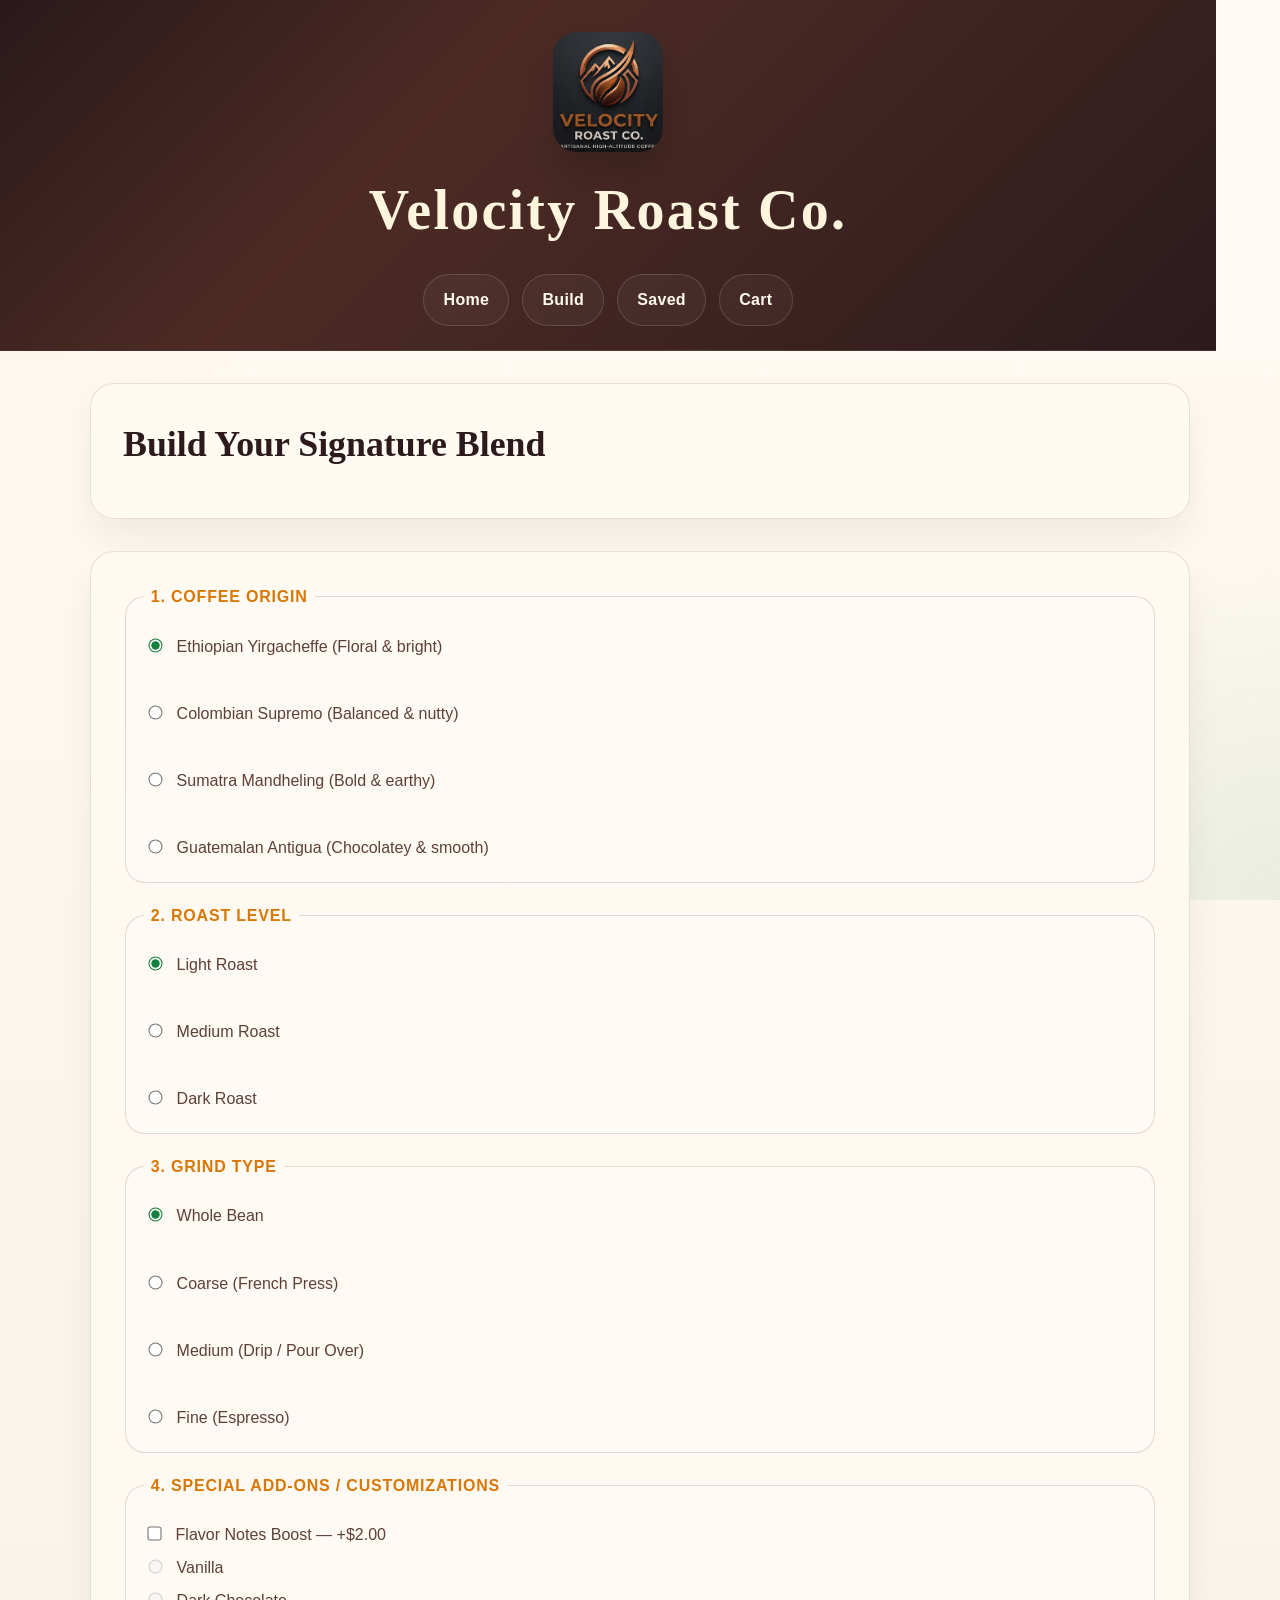
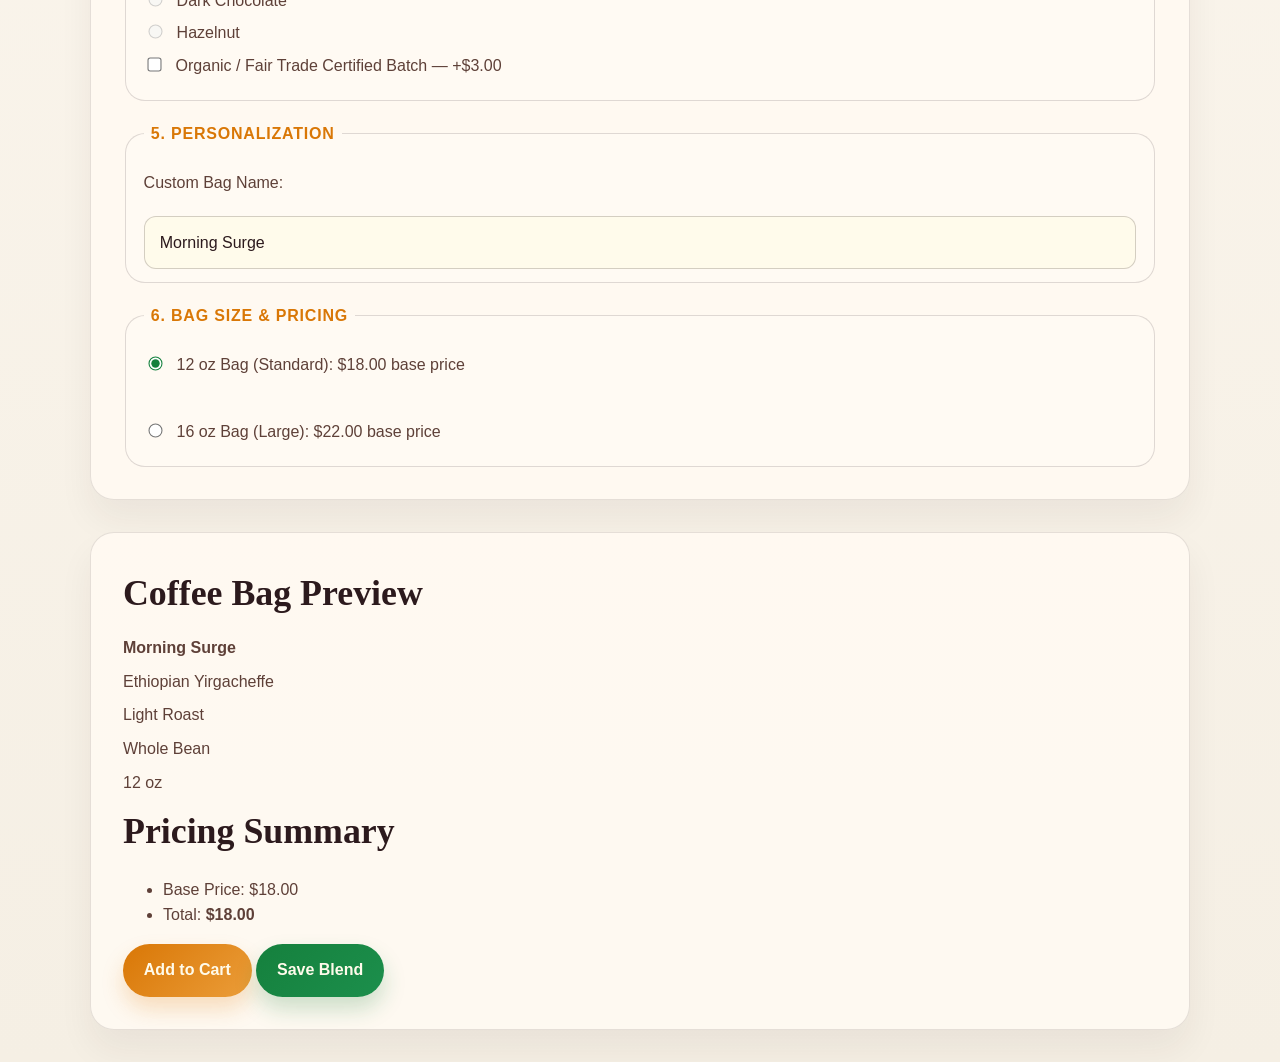
<file: VelocityRoastCo/build.html>
<!DOCTYPE html>
<html lang="en">
  <head>
    <meta charset="UTF-8" />
    <meta name="viewport" content="width=device-width, initial-scale=1.0" />
    <title>Velocity Roast Co. | Build</title>
    <link rel="stylesheet" href="style.css">
  </head>
  <body>
    <header id="top">
      <img src="images/Screenshot 2026-09-29 193508.png" alt="Premium Logo">
      <h1>Velocity Roast Co.</h1>
      <nav>
        <a href="index.html">Home</a>
        <a href="build.html">Build</a>
        <a href="saved.html">Saved</a>
        <a href="cart.html">Cart</a>
      </nav>
    </header>

    <section>
      <h2>Build Your Signature Blend</h2>
    </section>

    <form>
      <fieldset>
        <legend>1. Coffee Origin</legend>
        <label><input type="radio" name="origin" value="Ethiopian Yirgacheffe" checked /> <span>Ethiopian Yirgacheffe (Floral &amp; bright)</span></label><br />
        <label><input type="radio" name="origin" value="Colombian Supremo" /> <span>Colombian Supremo (Balanced &amp; nutty)</span></label><br />
        <label><input type="radio" name="origin" value="Sumatra Mandheling" /> <span>Sumatra Mandheling (Bold &amp; earthy)</span></label><br />
        <label><input type="radio" name="origin" value="Guatemalan Antigua" /> <span>Guatemalan Antigua (Chocolatey &amp; smooth)</span></label>
      </fieldset>

      <fieldset>
        <legend>2. Roast Level</legend>
        <label><input type="radio" name="roast" value="Light Roast" checked /> <span>Light Roast</span></label><br />
        <label><input type="radio" name="roast" value="Medium Roast" /> <span>Medium Roast</span></label><br />
        <label><input type="radio" name="roast" value="Dark Roast" /> <span>Dark Roast</span></label>
      </fieldset>

      <fieldset>
        <legend>3. Grind Type</legend>
        <label><input type="radio" name="grind" value="Whole Bean" checked /> <span>Whole Bean</span></label><br />
        <label><input type="radio" name="grind" value="Coarse (French Press)" /> <span>Coarse (French Press)</span></label><br />
        <label><input type="radio" name="grind" value="Medium (Drip / Pour Over)" /> <span>Medium (Drip / Pour Over)</span></label><br />
        <label><input type="radio" name="grind" value="Fine (Espresso)" /> <span>Fine (Espresso)</span></label>
      </fieldset>

      <fieldset>
        <legend>4. Special Add-ons / Customizations</legend>
        <div>
          <label><input type="checkbox" id="flavorBoostToggle" /> <span>Flavor Notes Boost — +$2.00</span></label>
        </div>
        <div>
          <label><input type="radio" name="flavorOption" value="Vanilla" disabled /> <span>Vanilla</span></label>
        </div>
        <div>
          <label><input type="radio" name="flavorOption" value="Dark Chocolate" disabled /> <span>Dark Chocolate</span></label>
        </div>
        <div>
          <label><input type="radio" name="flavorOption" value="Hazelnut" disabled /> <span>Hazelnut</span></label>
        </div>
        <div>
          <label><input type="checkbox" id="organic" /> <span>Organic / Fair Trade Certified Batch — +$3.00</span></label>
        </div>
      </fieldset>

      <fieldset>
        <legend>5. Personalization</legend>
        <label for="bagNameInput">Custom Bag Name:</label>
        <input id="bagNameInput" type="text" value="Morning Surge" placeholder="Enter a blend name" />
      </fieldset>

      <fieldset>
        <legend>6. Bag Size &amp; Pricing</legend>
        <label><input type="radio" name="size" value="12" checked /> <span>12 oz Bag (Standard): $18.00 base price</span></label><br />
        <label><input type="radio" name="size" value="16" /> <span>16 oz Bag (Large): $22.00 base price</span></label>
      </fieldset>
    </form>
<section>
    <h2>Coffee Bag Preview</h2>
    <div>
      <p><strong id="bagNameDisplay">Morning Surge</strong></p>
      <p id="bagOriginDisplay">Ethiopian Yirgacheffe</p>
      <p id="bagRoastDisplay">Light Roast</p>
      <p id="bagGrindDisplay">Whole Bean</p>
      <p id="bagSizeDisplay">12 oz</p>
    </div>

    <h2>Pricing Summary</h2>
    <ul>
      <li>Base Price: <span id="basePrice">$18.00</span></li>
      <li id="flavorRow" hidden>Flavor Notes Boost: +$2.00</li>
      <li id="organicRow" hidden>Organic / Fair Trade: +$3.00</li>
      <li>Total: <strong id="totalPrice">$18.00</strong></li>
    </ul>

    <button type="button" id="addToCartButton">Add to Cart</button>
    <button type="button" id="saveBlendButton">Save Blend</button>
</section>
    <script>
      const basePrices = { 12: 18, 16: 22 };
      const cartStorageKey = 'velocityRoastCart';
      const savedStorageKey = 'velocityRoastSaved';

      const elements = {
        bagNameInput: document.getElementById('bagNameInput'),
        bagNameDisplay: document.getElementById('bagNameDisplay'),
        bagOriginDisplay: document.getElementById('bagOriginDisplay'),
        bagRoastDisplay: document.getElementById('bagRoastDisplay'),
        bagGrindDisplay: document.getElementById('bagGrindDisplay'),
        bagSizeDisplay: document.getElementById('bagSizeDisplay'),
        basePrice: document.getElementById('basePrice'),
        totalPrice: document.getElementById('totalPrice'),
        flavorRow: document.getElementById('flavorRow'),
        organicRow: document.getElementById('organicRow')
      };

      function money(value) {
        return '$' + value.toFixed(2);
      }

      function getCurrentSelection() {
        const selectedOrigin = document.querySelector('input[name="origin"]:checked');
        const selectedRoast = document.querySelector('input[name="roast"]:checked');
        const selectedGrind = document.querySelector('input[name="grind"]:checked');
        const selectedSize = document.querySelector('input[name="size"]:checked');
        const selectedFlavor = document.querySelector('input[name="flavorOption"]:checked');
        const bagName = elements.bagNameInput.value.trim() || 'Your Custom Roast';

        const flavorBoostToggle = document.getElementById('flavorBoostToggle');
        const flavorBoost = flavorBoostToggle.checked && !!selectedFlavor;
        const organic = document.getElementById('organic').checked;
        const basePrice = basePrices[selectedSize.value];
        const addOnTotal = (flavorBoost ? 2 : 0) + (organic ? 3 : 0);
        const totalPrice = basePrice + addOnTotal;

        return {
          name: bagName,
          origin: selectedOrigin.value,
          roast: selectedRoast.value,
          grind: selectedGrind.value,
          size: selectedSize.value + ' oz',
          flavor: flavorBoost ? selectedFlavor.value : 'None',
          organic: organic,
          total: totalPrice,
          basePrice: basePrice,
          addOnTotal: addOnTotal
        };
      }

      function addToCart() {
        const cart = JSON.parse(localStorage.getItem(cartStorageKey) || '[]');
        const selection = getCurrentSelection();
        cart.push(selection);
        localStorage.setItem(cartStorageKey, JSON.stringify(cart));
        window.location.href = 'cart.html';
      }

      function saveBlend() {
        const saved = JSON.parse(localStorage.getItem(savedStorageKey) || '[]');
        const selection = getCurrentSelection();
        saved.push(selection);
        localStorage.setItem(savedStorageKey, JSON.stringify(saved));
        window.location.href = 'saved.html';
      }

      function updatePreview() {
        const selectedOrigin = document.querySelector('input[name="origin"]:checked');
        const selectedRoast = document.querySelector('input[name="roast"]:checked');
        const selectedGrind = document.querySelector('input[name="grind"]:checked');
        const selectedSize = document.querySelector('input[name="size"]:checked');
        const selectedFlavor = document.querySelector('input[name="flavorOption"]:checked');
        const bagName = elements.bagNameInput.value.trim() || 'Your Custom Roast';

        const flavorBoostToggle = document.getElementById('flavorBoostToggle');
        const flavorBoost = flavorBoostToggle.checked && !!selectedFlavor;
        const organic = document.getElementById('organic').checked;

        const flavorInputs = document.querySelectorAll('input[name="flavorOption"]');
        flavorInputs.forEach(function (input) {
          input.disabled = !flavorBoostToggle.checked;
          if (!flavorBoostToggle.checked && input.checked) {
            input.checked = false;
          }
        });

        const basePrice = basePrices[selectedSize.value];
        const addOnTotal = (flavorBoost ? 2 : 0) + (organic ? 3 : 0);
        const totalPrice = basePrice + addOnTotal;

        elements.bagNameDisplay.textContent = bagName;
        elements.bagOriginDisplay.textContent = selectedOrigin.value;
        elements.bagRoastDisplay.textContent = selectedRoast.value;
        elements.bagGrindDisplay.textContent = selectedGrind.value;
        elements.bagSizeDisplay.textContent = selectedSize.value + ' oz';

        elements.basePrice.textContent = money(basePrice);
        elements.totalPrice.textContent = money(totalPrice);

        elements.flavorRow.hidden = !flavorBoost;
        if (flavorBoost) {
          elements.flavorRow.textContent = 'Flavor Notes Boost (' + selectedFlavor.value + '): +$2.00';
        }
        elements.organicRow.hidden = !organic;
      }

      document.querySelectorAll('input').forEach(function (input) {
        input.addEventListener('input', updatePreview);
        input.addEventListener('change', updatePreview);
      });

      document.getElementById('addToCartButton').addEventListener('click', addToCart);
      document.getElementById('saveBlendButton').addEventListener('click', saveBlend);
      updatePreview();
    </script>
  </body>
</html>
</file>
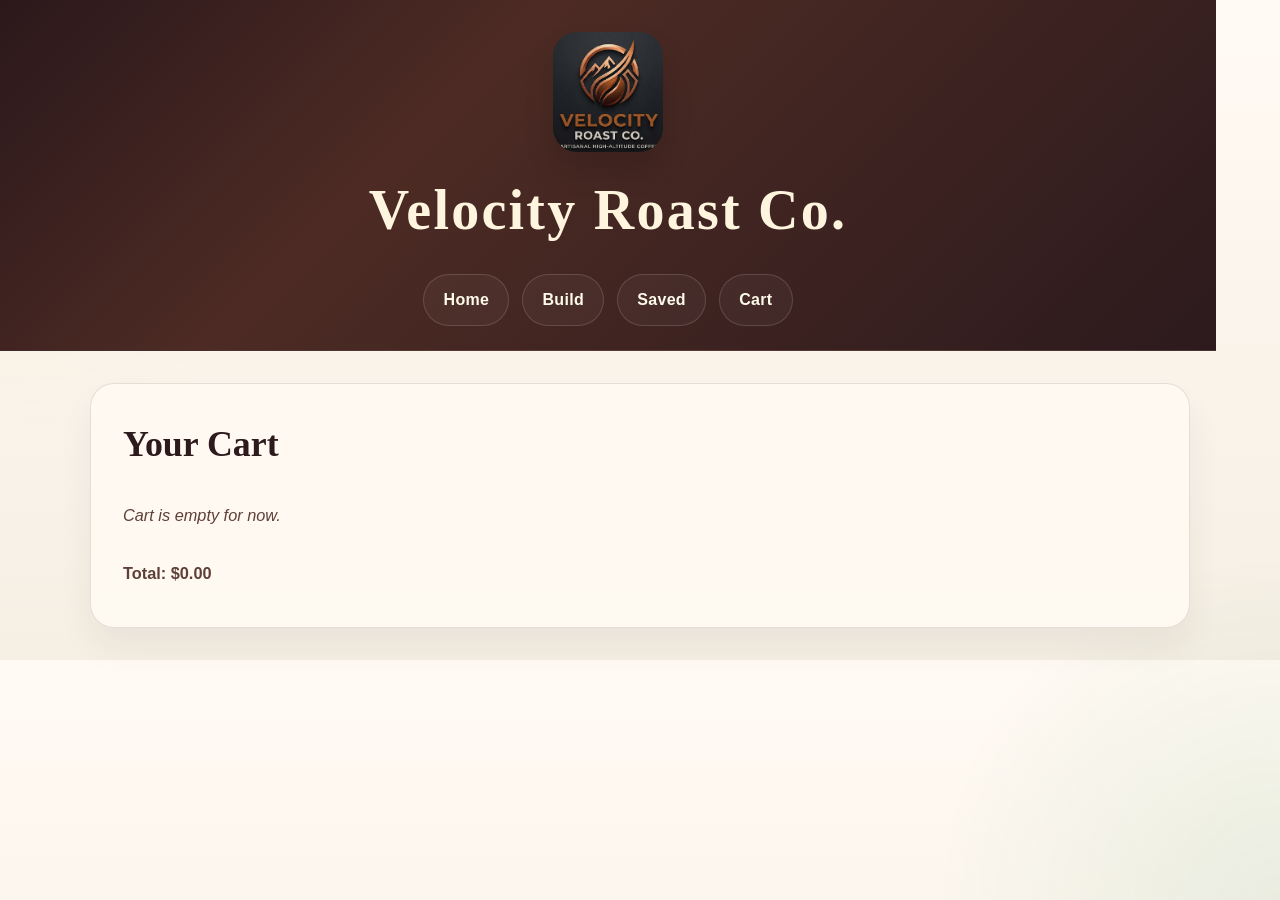
<file: VelocityRoastCo/cart.html>
<!DOCTYPE html>
<html lang="en">
  <head>
    <meta charset="UTF-8" />
    <meta name="viewport" content="width=device-width, initial-scale=1.0" />
    <title>Velocity Roast Co. | Cart</title>
    <link rel="stylesheet" href="style.css">
  </head>
  <body>
    <header id="top">
      <img src="images/Screenshot 2026-09-29 193508.png" alt="Premium Logo">
      <h1>Velocity Roast Co.</h1>
      <nav>
        <a href="index.html">Home</a>
        <a href="build.html">Build</a>
        <a href="saved.html">Saved</a>
        <a href="cart.html">Cart</a>
      </nav>
    </header>

    <section>
      <h2>Your Cart</h2>

      <p id="emptyCart" hidden>Cart is empty for now.</p>

      <ul id="cartItems"></ul>

      <p><strong id="cartTotal">Total: $0.00</strong></p>

      <button type="button" id="clearCartButton" hidden>Clear Cart</button>
    </section>

    <script>
      const storageKey = 'velocityRoastCart';
      const cartItems = JSON.parse(localStorage.getItem(storageKey) || '[]');
      const cartList = document.getElementById('cartItems');
      const emptyCartMessage = document.getElementById('emptyCart');
      const cartTotal = document.getElementById('cartTotal');
      const clearCartButton = document.getElementById('clearCartButton');

      function renderCart() {
        if (!cartItems.length) {
          emptyCartMessage.hidden = false;
          cartList.innerHTML = '';
          cartTotal.textContent = 'Total: $0.00';
          clearCartButton.hidden = true;
          return;
        }

        emptyCartMessage.hidden = true;
        clearCartButton.hidden = false;

        cartList.innerHTML = cartItems.map(function (item, index) {
          const flavorText = item.flavor && item.flavor !== 'None' ? ' | Flavor: ' + item.flavor : '';
          const organicText = item.organic ? ' | Organic / Fair Trade' : '';
          return '<li><strong>' + item.name + '</strong><br>' +
            item.origin + ' | ' + item.roast + ' | ' + item.grind + ' | ' + item.size + flavorText + organicText + '<br>' +
            'Total: $' + Number(item.total).toFixed(2) +
            ' <button type="button" data-index="' + index + '">Delete</button></li>';
        }).join('');

        cartList.querySelectorAll('button').forEach(function (button) {
          button.addEventListener('click', function () {
            const index = Number(button.getAttribute('data-index'));
            const confirmed = window.confirm('Remove this item from your cart?');
            if (!confirmed) {
              return;
            }

            cartItems.splice(index, 1);
            localStorage.setItem(storageKey, JSON.stringify(cartItems));
            renderCart();
          });
        });

        const total = cartItems.reduce(function (sum, item) {
          return sum + Number(item.total || 0);
        }, 0);

        cartTotal.textContent = 'Total: $' + total.toFixed(2);
      }

      clearCartButton.addEventListener('click', function () {
        const confirmed = window.confirm('Are you sure you want to clear your cart?');
        if (!confirmed) {
          return;
        }

        localStorage.removeItem(storageKey);
        cartItems.length = 0;
        renderCart();
      });

      renderCart();
    </script>
  </body>
</html>
</file>
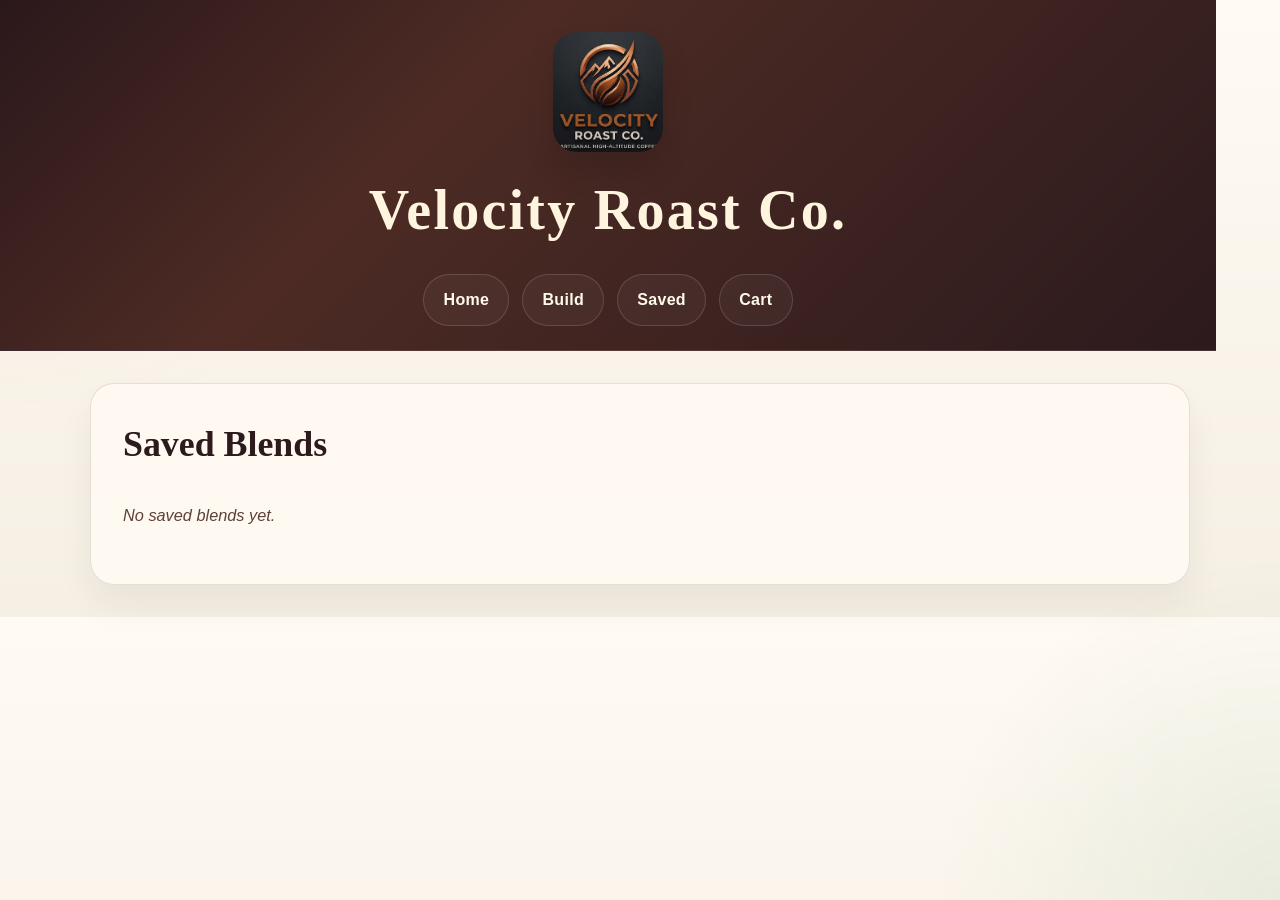
<file: VelocityRoastCo/saved.html>
<!DOCTYPE html>
<html lang="en">
  <head>
    <meta charset="UTF-8" />
    <meta name="viewport" content="width=device-width, initial-scale=1.0" />
    <title>Velocity Roast Co. | Saved</title>
    <link rel="stylesheet" href="style.css">
  </head>
  <body>
    <header id="top">
      <img src="images/Screenshot 2026-09-29 193508.png" alt="Premium Logo">
      <h1>Velocity Roast Co.</h1>
      <nav>
        <a href="index.html">Home</a>
        <a href="build.html">Build</a>
        <a href="saved.html">Saved</a>
        <a href="cart.html">Cart</a>
      </nav>
    </header>

    <section>
      <h2>Saved Blends</h2>

      <p id="emptySaved" hidden>No saved blends yet.</p>
      <ul id="savedList"></ul>
    </section>

    <script>
      const savedStorageKey = 'velocityRoastSaved';
      const savedList = document.getElementById('savedList');
      const emptySaved = document.getElementById('emptySaved');
      const savedBlends = JSON.parse(localStorage.getItem(savedStorageKey) || '[]');

      function renderSaved() {
        if (!savedBlends.length) {
          emptySaved.hidden = false;
          savedList.innerHTML = '';
          return;
        }

        emptySaved.hidden = true;
        savedList.innerHTML = savedBlends.map(function (item, index) {
          const flavorText = item.flavor && item.flavor !== 'None' ? ' | Flavor: ' + item.flavor : '';
          const organicText = item.organic ? ' | Organic / Fair Trade' : '';
          return '<li><strong>' + item.name + '</strong><br>' +
            item.origin + ' | ' + item.roast + ' | ' + item.grind + ' | ' + item.size + flavorText + organicText + '<br>' +
            'Total: $' + Number(item.total).toFixed(2) +
            '<div><button type="button" data-action="add" data-index="' + index + '">Add to Cart</button>' +
            ' <button type="button" data-action="delete" data-index="' + index + '">Delete</button></div></li>';
        }).join('');

        savedList.querySelectorAll('button').forEach(function (button) {
          button.addEventListener('click', function () {
            const index = Number(button.getAttribute('data-index'));
            const action = button.getAttribute('data-action');

            if (action === 'add') {
              const cart = JSON.parse(localStorage.getItem('velocityRoastCart') || '[]');
              cart.push(savedBlends[index]);
              localStorage.setItem('velocityRoastCart', JSON.stringify(cart));
              window.location.href = 'cart.html';
              return;
            }

            const confirmed = window.confirm('Delete this saved blend?');
            if (!confirmed) {
              return;
            }
            savedBlends.splice(index, 1);
            localStorage.setItem(savedStorageKey, JSON.stringify(savedBlends));
            renderSaved();
          });
        });
      }

      renderSaved();
    </script>
  </body>
</html>
</file>
<file: circlesOnTheSquare/style.css>
@import url('https://fonts.googleapis.com/css2?family=DM+Sans:wght@400;500;600;700&family=Fraunces:wght@500;600;700&display=swap');

:root {
	color-scheme: light;
	--ink: #20352e;
	--muted: #68756f;
	--green: #164638;
	--green-deep: #102f27;
	--red: #d84d36;
	--red-dark: #b83c2a;
	--yellow: #f0bd4d;
	--blue: #397b81;
	--paper: #fffefa;
	--wash: #f1f5ef;
	--line: #dce5dc;
	--content: 76rem;
	--body-font: "DM Sans", "Trebuchet MS", sans-serif;
	--display-font: "Fraunces", Georgia, serif;
}

*,
*::before,
*::after {
	box-sizing: border-box;
}

html {
	min-width: 0;
	scroll-behavior: smooth;
	scroll-padding-top: 1rem;
}

body {
	min-width: 0;
	min-height: 100vh;
	margin: 0;
	display: flex;
	flex-direction: column;
	background: var(--paper);
	color: var(--ink);
	font-family: var(--body-font);
	font-size: 1rem;
	line-height: 1.65;
	-webkit-font-smoothing: antialiased;
}

body > header {
	position: relative;
	z-index: 2;
	display: flex;
	align-items: center;
	justify-content: space-between;
	gap: 2rem;
	width: 100%;
	padding: 0.9rem max(1.25rem, calc((100vw - var(--content)) / 2));
	background: var(--green-deep);
	animation: header-in 500ms ease-out both;
}

body > header > img {
	display: block;
	width: min(13.5rem, 35vw);
	height: auto;
	padding: 0.2rem;
	background: white;
}

nav {
	display: flex;
	align-items: center;
	justify-content: flex-end;
	flex-wrap: wrap;
	gap: 0.35rem;
}

nav a {
	position: relative;
	display: inline-flex;
	align-items: center;
	min-height: 2.7rem;
	padding: 0.45rem 0.8rem;
	border-radius: 3px;
	color: #f9fbf8;
	font-size: 0.9rem;
	font-weight: 600;
	text-decoration: none;
	transition: color 160ms ease, background-color 160ms ease, transform 160ms ease;
}

nav a:hover,
nav a:focus-visible {
	transform: translateY(-1px);
	background: rgb(255 255 255 / 10%);
	color: var(--yellow);
}

a {
	color: var(--red-dark);
	text-underline-offset: 0.2em;
}

a:hover {
	color: var(--green);
}

:focus-visible {
	outline: 3px solid var(--yellow);
	outline-offset: 3px;
}

main {
	flex: 1;
	width: min(calc(100% - 2.5rem), var(--content));
	margin-inline: auto;
}

h1,
h2,
h3 {
	color: var(--green);
	font-family: var(--display-font);
	font-weight: 600;
	line-height: 1.13;
	text-wrap: balance;
}

h1 {
	margin: 0 0 1.2rem;
	font-size: 3rem;
}

h2 {
	margin: 0 0 1.15rem;
	font-size: 2rem;
}

h3 {
	margin: 0 0 0.55rem;
	font-size: 1.35rem;
}

p {
	margin: 0 0 1rem;
}

img {
	max-width: 100%;
}

button,
textarea {
	font: inherit;
}

button {
	min-height: 2.75rem;
	padding: 0.55rem 0.95rem;
	border: 1px solid var(--green);
	border-radius: 3px;
	background: var(--green);
	color: white;
	cursor: pointer;
	font-weight: 700;
	transition: background-color 160ms ease, border-color 160ms ease, transform 160ms ease;
}

button:hover:not(:disabled) {
	transform: translateY(-1px);
	border-color: var(--green-deep);
	background: var(--green-deep);
}

button:disabled {
	cursor: not-allowed;
	opacity: 0.52;
}

textarea {
	max-width: 100%;
	border: 1px solid #9caaa0;
	border-radius: 3px;
	padding: 0.7rem;
	background: white;
	color: var(--ink);
}

/* Home */
.content-row {
	display: grid;
	grid-template-columns: minmax(0, 0.8fr) minmax(18rem, 1.2fr) minmax(0, 0.8fr);
	align-items: center;
	gap: clamp(1.2rem, 3vw, 3rem);
	min-height: min(690px, calc(100vh - 9rem));
	padding-block: 3rem;
}

.content-row > img {
	width: 100%;
	height: clamp(18rem, 38vw, 31rem);
	object-fit: cover;
	animation: image-in 700ms ease both;
}

.content-row > img:first-child {
	border-radius: 48% 48% 4px 4px;
	animation-delay: 100ms;
}

.content-row > img:last-child {
	border-radius: 4px 4px 48% 48%;
	animation-delay: 220ms;
}

.content-row article {
	padding: 1rem 0;
	animation: rise-in 600ms 100ms ease-out both;
}

.content-row h1 {
	max-width: 12ch;
	font-size: 3.3rem;
}

.content-row article p {
	color: var(--muted);
}

.content-row article p:last-child {
	margin-top: 1.5rem;
	color: var(--red-dark);
	font-family: var(--display-font);
	font-size: 1.25rem;
}

/* About and catering */
body > article {
	width: min(calc(100% - 2.5rem), 52rem);
	margin: 4rem auto 3rem;
	animation: rise-in 600ms ease-out both;
}

body > article p {
	color: var(--muted);
	font-size: 1.1rem;
}

body > article p strong {
	color: var(--green);
	font-family: var(--display-font);
	font-size: 1.35rem;
}

body > article h1 {
	font-size: 3rem;
}

body > article ul {
	display: grid;
	grid-template-columns: repeat(2, minmax(0, 1fr));
	gap: 0.75rem 2rem;
	padding: 0;
	margin: 1.5rem 0;
	list-style: none;
}

body > article ul li {
	padding: 0.75rem 0 0.75rem 1.1rem;
	border-bottom: 1px solid var(--line);
}

body > article ul li::marker {
	color: var(--red);
}

body > article ul li::before {
	content: "";
	display: inline-block;
	width: 0.45rem;
	height: 0.45rem;
	margin: 0 0.7rem 0.08rem -1.1rem;
	border-radius: 50%;
	background: var(--red);
}

body > article > p:last-child {
	padding: 1rem 1.2rem;
	border-left: 3px solid var(--yellow);
	background: var(--wash);
}

body > section[aria-labelledby="gallery-heading"],
body > section.gallery {
	width: min(calc(100% - 2.5rem), var(--content));
	margin: 2rem auto 4rem;
}

body > section[aria-labelledby="gallery-heading"] > h2,
body > section.gallery > h2 {
	margin-bottom: 1.4rem;
}

div.gallery {
	display: grid;
	grid-template-columns: repeat(auto-fit, minmax(min(100%, 15rem), 1fr));
	gap: 0.9rem;
}

.gallery img {
	display: block;
	width: 100%;
	height: 18rem;
	object-fit: cover;
	background: var(--wash);
	transition: transform 220ms ease, filter 220ms ease;
}

.gallery img:hover {
	transform: scale(1.015);
	filter: saturate(1.08);
}

.gallery figure {
	min-width: 0;
}

.gallery figure img {
	height: 100%;
	min-height: 15rem;
}

/* Menu page */
body > article:has(.menu-items) {
	width: min(calc(100% - 2.5rem), var(--content));
	margin-block: 3.5rem 4.5rem;
}

body > article:has(.menu-items) > h2 {
	font-size: 2.7rem;
}

body > article:has(.menu-items) > p {
	max-width: 48rem;
	padding-bottom: 1.5rem;
	border-bottom: 1px solid var(--line);
}

.menu-items {
	display: grid;
	grid-template-columns: repeat(auto-fit, minmax(min(100%, 17rem), 1fr));
	gap: 1.1rem;
	margin-top: 1.8rem;
}

.menu-item {
	overflow: hidden;
	padding-bottom: 1.2rem;
	border: 1px solid var(--line);
	border-radius: 5px;
	background: white;
	animation: rise-in 550ms ease-out both;
}

.menu-item:nth-child(2) {
	animation-delay: 100ms;
}

.menu-item:nth-child(3) {
	animation-delay: 200ms;
}

.menu-item img {
	display: block;
	width: 100%;
	height: 15rem;
	margin-bottom: 1rem;
	object-fit: cover;
	transition: transform 350ms ease;
}

.menu-item:hover img {
	transform: scale(1.035);
}

.menu-item h3,
.menu-item p {
	margin-right: 1rem;
	margin-left: 1rem;
}

.menu-item .price {
	color: var(--red-dark);
	font-weight: 700;
}

/* Order page */
.order-main {
	padding-block: 3.5rem 4rem;
}

.order-heading {
	max-width: 46rem;
	margin-bottom: 2.5rem;
	animation: rise-in 550ms ease-out both;
}

.order-heading .eyebrow {
	margin-bottom: 0.6rem;
	color: var(--red-dark);
	font-size: 0.78rem;
	font-weight: 700;
	letter-spacing: 0.08em;
	text-transform: uppercase;
}

.order-heading h1 {
	margin-bottom: 0.8rem;
	font-size: 3.2rem;
}

.order-heading > p:last-child {
	color: var(--muted);
}

.order-layout {
	display: grid;
	grid-template-columns: minmax(0, 1fr) minmax(17rem, 20rem);
	align-items: start;
	gap: 2rem;
}

.menu-category {
	padding-bottom: 2rem;
	margin-bottom: 2rem;
	border-bottom: 1px solid var(--line);
}

.menu-category h2 {
	padding-bottom: 0.7rem;
	border-bottom: 2px solid var(--yellow);
	font-size: 1.8rem;
}

.menu-dropdown > summary {
	display: flex;
	align-items: center;
	justify-content: space-between;
	gap: 1rem;
	padding-bottom: 0.7rem;
	border-bottom: 2px solid var(--yellow);
	list-style: none;
	cursor: pointer;
}

.menu-dropdown > summary::-webkit-details-marker {
	display: none;
}

.menu-dropdown > summary h2 {
	padding: 0;
	margin: 0;
	border: 0;
}

.menu-action {
	display: inline-flex;
	align-items: center;
	gap: 0.7rem;
	flex: 0 0 auto;
	color: var(--muted);
	font-family: var(--body-font);
	font-size: 0.82rem;
	font-weight: 600;
}

.menu-open-label {
	display: none;
}

.menu-dropdown[open] .menu-closed-label {
	display: none;
}

.menu-dropdown[open] .menu-open-label {
	display: inline;
}

.menu-arrow {
	width: 0.65rem;
	height: 0.65rem;
	margin: -0.3rem 0.2rem 0;
	border-right: 2px solid var(--green);
	border-bottom: 2px solid var(--green);
	transform: rotate(45deg);
	transition: transform 180ms ease;
}

.menu-dropdown[open] .menu-arrow {
	transform: rotate(225deg);
}

.menu-dropdown[open] > summary {
	margin-bottom: 1.2rem;
}

.menu-dropdown[open] .product-grid {
	animation: rise-in 300ms ease-out both;
}

.product-grid {
	display: grid;
	grid-template-columns: repeat(auto-fit, minmax(min(100%, 15rem), 1fr));
	gap: 0.7rem;
}

.product {
	display: grid;
	grid-template-columns: minmax(0, 1fr) auto;
	align-items: start;
	gap: 0.6rem 0.8rem;
	min-width: 0;
	padding: 0.95rem;
	border: 1px solid var(--line);
	border-radius: 4px;
	background: white;
	animation: rise-in 400ms ease-out both;
	transition: border-color 160ms ease, transform 160ms ease;
}

.product:hover {
	transform: translateY(-2px);
	border-color: #aabbb0;
}

.product h3 {
	margin: 0;
	font-family: var(--body-font);
	font-size: 0.98rem;
	font-weight: 700;
	line-height: 1.4;
}

.product p {
	margin: 0.35rem 0 0;
	color: var(--muted);
	font-size: 0.83rem;
	line-height: 1.5;
}

.product > strong {
	color: var(--green);
	font-size: 0.9rem;
	white-space: nowrap;
}

.product .add-button {
	grid-column: 1 / -1;
	width: 100%;
	min-height: 2.45rem;
	border-color: var(--red);
	background: var(--red);
	font-size: 0.88rem;
}

.product .add-button:hover:not(:disabled) {
	border-color: var(--red-dark);
	background: var(--red-dark);
}

.cart-panel {
	position: sticky;
	top: 1rem;
	padding: 1.2rem;
	border-top: 4px solid var(--yellow);
	background: var(--wash);
}

.cart-title-row,
.cart-total {
	display: flex;
	align-items: center;
	justify-content: space-between;
	gap: 0.8rem;
}

.cart-title-row h2 {
	margin: 0;
	font-size: 1.6rem;
}

.cart-count {
	display: grid;
	width: 2rem;
	height: 2rem;
	flex: 0 0 auto;
	place-items: center;
	border-radius: 50%;
	background: var(--green);
	color: white;
	font-size: 0.85rem;
	font-weight: 700;
}

.cart-items {
	max-height: 24rem;
	overflow: auto;
}

.cart-items > .empty-cart {
	color: var(--muted);
}

.cart-item {
	display: flex;
	align-items: center;
	justify-content: space-between;
	gap: 0.7rem;
	padding-block: 0.8rem;
	border-bottom: 1px solid var(--line);
}

.cart-item-details {
	display: grid;
	min-width: 0;
	gap: 0.15rem;
	font-size: 0.85rem;
}

.cart-item-details strong {
	overflow-wrap: anywhere;
}

.cart-item-details span {
	color: var(--muted);
}

.quantity-controls {
	display: flex;
	align-items: center;
	flex: 0 0 auto;
	gap: 0.35rem;
}

.quantity-controls button {
	min-width: 2rem;
	min-height: 2rem;
	padding: 0.1rem 0.4rem;
	border-color: var(--line);
	background: white;
	color: var(--green);
}

.quantity-controls button:hover:not(:disabled) {
	border-color: var(--green);
	background: var(--green);
	color: white;
}

.quantity-controls span {
	min-width: 1.5ch;
	text-align: center;
}

.notes-label {
	display: inline-block;
	margin-top: 1rem;
	font-size: 0.9rem;
	font-weight: 700;
}

.cart-panel textarea {
	display: block;
	width: 100%;
	margin-top: 0.4rem;
	resize: vertical;
}

.cart-total {
	padding-top: 0.8rem;
	margin-top: 1rem;
	border-top: 1px solid var(--line);
}

.cart-total strong {
	color: var(--green);
	font-size: 1.15rem;
}

.tax-note,
.checkout-status {
	color: var(--muted);
	font-size: 0.82rem;
}

.checkout-button {
	width: 100%;
	background: var(--green);
}

/* Cart page */
body > main:has(#cart-items) {
	width: min(calc(100% - 2.5rem), 54rem);
	padding-block: 3.5rem 5rem;
	animation: rise-in 550ms ease-out both;
}

body > main:has(#cart-items) h1 {
	font-size: 3rem;
}

body > main:has(#cart-items) > p:first-of-type {
	margin-bottom: 2rem;
}

body > main:has(#cart-items) section {
	margin-top: 1.5rem;
}

#cart-items {
	display: grid;
	gap: 0.7rem;
	padding-left: 1.4rem;
}

#cart-items li {
	padding: 0.9rem;
	border: 1px solid var(--line);
	background: white;
}

#cart-items button {
	min-height: 2.25rem;
	margin: 0.15rem;
	padding: 0.3rem 0.65rem;
}

#cart-items button:last-child {
	border-color: var(--red);
	background: var(--red);
}

#cart-items button:last-child:hover:not(:disabled) {
	border-color: var(--red-dark);
	background: var(--red-dark);
}

#empty-cart {
	color: var(--muted);
}

#order-notes {
	display: block;
	width: min(100%, 34rem);
	margin-top: 0.5rem;
}

#clear-cart {
	margin-right: 0.5rem;
	border-color: var(--red);
	background: var(--red);
}

#clear-cart:hover:not(:disabled) {
	border-color: var(--red-dark);
	background: var(--red-dark);
}

/* Shared footer */
body > footer {
	display: grid;
	grid-template-columns: repeat(3, minmax(0, 1fr));
	gap: 1.5rem;
	width: 100%;
	padding: 2.2rem max(1.25rem, calc((100vw - var(--content)) / 2));
	background: var(--green-deep);
	color: #f4f7f3;
	font-size: 0.9rem;
	line-height: 1.6;
}

body > footer address {
	font-style: normal;
}

body > footer p {
	margin: 0;
}

body > footer strong {
	color: var(--yellow);
}

body > footer a {
	color: #fff;
}

body > footer a:hover {
	color: var(--yellow);
}

@keyframes header-in {
	from { opacity: 0; transform: translateY(-8px); }
	to { opacity: 1; transform: translateY(0); }
}

@keyframes rise-in {
	from { opacity: 0; transform: translateY(12px); }
	to { opacity: 1; transform: translateY(0); }
}

@keyframes image-in {
	from { opacity: 0; transform: scale(0.98); }
	to { opacity: 1; transform: scale(1); }
}

@media (max-width: 900px) {
	.content-row {
		grid-template-columns: minmax(0, 1fr) minmax(0, 1.15fr);
		min-height: auto;
	}

	.content-row > img:last-child {
		display: none;
	}

	.content-row h1 {
		font-size: 2.8rem;
	}

	.order-layout {
		grid-template-columns: minmax(0, 1fr) 17rem;
		gap: 1.2rem;
	}
}

@media (max-width: 680px) {
	body > header {
		flex-direction: column;
		gap: 0.55rem;
		padding: 0.8rem 1rem 1rem;
	}

	body > header > img {
		width: min(12rem, 65vw);
	}

	nav {
		justify-content: center;
		gap: 0.15rem;
	}

	nav a {
		min-height: 2.35rem;
		padding: 0.35rem 0.55rem;
		font-size: 0.82rem;
	}

	main {
		width: min(calc(100% - 2rem), var(--content));
	}

	.content-row {
		grid-template-columns: 1fr;
		gap: 1.4rem;
		padding-block: 1.5rem 2.5rem;
	}

	.content-row > img {
		width: 100%;
		height: min(62vw, 22rem);
		border-radius: 4px !important;
	}

	.content-row > img:last-child {
		display: block;
		height: min(72vw, 25rem);
	}

	.content-row article {
		grid-row: 1;
		padding: 1.1rem 0 0;
	}

	.content-row h1,
	body > article h1,
	body > article:has(.menu-items) > h2,
	.order-heading h1,
	body > main:has(#cart-items) h1 {
		font-size: 2.35rem;
	}

	body > article {
		width: min(calc(100% - 2rem), 52rem);
		margin-block: 2.5rem;
	}

	body > article ul {
		grid-template-columns: 1fr;
		gap: 0.15rem;
	}

	body > section[aria-labelledby="gallery-heading"],
	body > section.gallery,
	body > article:has(.menu-items) {
		width: min(calc(100% - 2rem), var(--content));
	}

	div.gallery {
		grid-template-columns: repeat(2, minmax(0, 1fr));
		gap: 0.55rem;
	}

	.gallery img,
	.gallery figure img {
		height: 10rem;
		min-height: 0;
	}

	.menu-items {
		grid-template-columns: 1fr;
	}

	.menu-item img {
		height: 14rem;
	}

	.order-main {
		padding-block: 2.3rem 3rem;
	}

	.order-heading {
		margin-bottom: 1.6rem;
	}

	.order-layout {
		grid-template-columns: 1fr;
	}

	.cart-panel {
		position: static;
		grid-row: 1;
	}

	.product-grid {
		grid-template-columns: repeat(2, minmax(0, 1fr));
	}

	body > main:has(#cart-items) {
		width: min(calc(100% - 2rem), 54rem);
		padding-block: 2.3rem 3.5rem;
	}

	body > footer {
		grid-template-columns: 1fr;
		gap: 1rem;
		padding: 1.7rem 1.2rem;
	}
}

@media (max-width: 420px) {
	.product-grid,
	div.gallery {
		grid-template-columns: 1fr;
	}

	.gallery img,
	.gallery figure img {
		height: 15rem;
	}

	#cart-items li {
		padding: 0.7rem;
		overflow-wrap: anywhere;
	}
}

@media (prefers-reduced-motion: reduce) {
	*,
	*::before,
	*::after {
		scroll-behavior: auto !important;
		animation-duration: 0.01ms !important;
		animation-iteration-count: 1 !important;
		transition-duration: 0.01ms !important;
	}
}
</file>
<file: VelocityRoastCo/style.css>
:root {
  --espresso: #2C1A1D;
  --amber: #D97706;
  --cream: #FFFBEB;
  --moss: #15803D;
  --earth: #A66B3D;
  --muted: #5E4038;
  --soft-cream: #fffaf2;
  --line: rgba(44, 26, 29, 0.12);
  --shadow: rgba(44, 26, 29, 0.14);
}

* {
  box-sizing: border-box;
}

html {
  scroll-behavior: smooth;
}

body {
  margin: 0;
  font-family: "Segoe UI", Tahoma, Geneva, Verdana, sans-serif;
  background: linear-gradient(180deg, #fffaf3 0%, #f5efe4 100%);
  color: var(--espresso);
  line-height: 1.6;
}

body::before {
  content: "";
  position: fixed;
  inset: 0;
  background: radial-gradient(circle at top left, rgba(217, 119, 6, 0.08), transparent 28%),
    radial-gradient(circle at bottom right, rgba(21, 128, 61, 0.08), transparent 22%);
  pointer-events: none;
  z-index: 0;
}

img {
  max-width: 100%;
  display: block;
}

header,
article,
section,
form,
footer,
nav,
#cartItems,
#savedList {
  position: relative;
  z-index: 1;
}

header {
  padding: 2rem 2rem 1.5rem;
  background: linear-gradient(135deg, #2b181b 0%, #4d2b24 35%, #2c1a1d 100%);
  color: var(--cream);
  border-bottom: 1px solid rgba(255, 255, 255, 0.08);
}

header img {
  max-height: 120px;
  width: auto;
  margin: 0 auto 0.85rem;
  border-radius: 24px;
  box-shadow: 0 18px 30px rgba(0, 0, 0, 0.14);
}

header h1 {
  margin: 0;
  text-align: center;
  font-family: Georgia, "Times New Roman", serif;
  font-size: clamp(2.1rem, 5vw, 3.5rem);
  letter-spacing: 0.04em;
  color: #fff5df;
}

nav {
  display: flex;
  justify-content: center;
  flex-wrap: wrap;
  gap: 0.8rem;
  margin-top: 1.2rem;
}

nav a,
button,
section a,
[href="index.html"][aria-label="Back to home"],
.promise-item,
#cartItems li,
#savedList li,
article,
section:not(.promise-bar),
form,
fieldset {
  transition: transform 0.25s ease, box-shadow 0.25s ease, border-color 0.25s ease, background 0.25s ease, filter 0.25s ease;
}

nav a,
[href="index.html"][aria-label="Back to home"] {
  display: inline-flex;
  align-items: center;
  justify-content: center;
  padding: 0.75rem 1.2rem;
  border-radius: 999px;
  border: 1px solid rgba(255, 255, 255, 0.14);
  background: rgba(255, 255, 255, 0.04);
  color: var(--cream);
  text-decoration: none;
  font-weight: 600;
  letter-spacing: 0.02em;
}

nav a:hover,
[href="index.html"][aria-label="Back to home"]:hover,
button:hover,
section a:hover,
.promise-item:hover,
#cartItems li:hover,
#savedList li:hover,
article:hover,
section:not(.promise-bar):hover,
form:hover,
fieldset:hover {
  transform: translateY(-3px) scale(1.01);
  box-shadow: 0 16px 28px rgba(44, 26, 29, 0.13);
  border-color: rgba(217, 119, 6, 0.38);
}

nav a:hover,
section a:hover,
button:hover {
  filter: saturate(1.08);
}

.promise-bar {
  max-width: 1100px;
  margin: 1.5rem auto 0;
  display: grid;
  grid-template-columns: repeat(3, minmax(0, 1fr));
  gap: 1rem;
  padding: 0 2rem;
}

.promise-item {
  display: flex;
  align-items: center;
  gap: 0.8rem;
  padding: 1rem 1.1rem;
  background: rgba(255, 255, 255, 0.68);
  border: 1px solid var(--line);
  border-radius: 18px;
  box-shadow: 0 10px 24px var(--shadow);
  color: var(--espresso);
  font-weight: 600;
}

.promise-item:hover {
  background: linear-gradient(135deg, rgba(255, 255, 255, 0.85), rgba(255, 248, 233, 0.9));
}

.promise-icon {
  width: 2.5rem;
  height: 2.5rem;
  display: grid;
  place-items: center;
  border-radius: 50%;
  background: linear-gradient(135deg, rgba(217, 119, 6, 0.18), rgba(21, 128, 61, 0.12));
  font-size: 1.25rem;
}

article,
section:not(.promise-bar),
form,
footer {
  max-width: 1100px;
  margin: 2rem auto;
  background: rgba(255, 250, 242, 0.9);
  border: 1px solid var(--line);
  border-radius: 24px;
  padding: 2rem;
  box-shadow: 0 20px 35px rgba(44, 26, 29, 0.06);
}

body > article,
body > section:not(.promise-bar),
body > form,
body > footer,
body > header {
  width: calc(100% - 4rem);
}

article h2,
section:not(.promise-bar) h2,
form h2,
footer h2 {
  margin: 0 0 0.8rem;
  font-family: Georgia, "Times New Roman", serif;
  color: var(--espresso);
  font-size: clamp(1.8rem, 2.8vw, 2.7rem);
}

article p,
article dd,
section p,
li,
label,
legend,
#cartTotal,
#emptyCart,
#emptySaved {
  color: var(--muted);
}

article p,
section p {
  margin: 0.5rem 0;
}

article dl {
  margin: 1rem 0 0;
}

article dt {
  margin-top: 1rem;
  font-weight: 700;
  color: var(--espresso);
}

article dd {
  margin-left: 1.25rem;
}

section a {
  display: inline-block;
  padding: 0.9rem 1.5rem;
  border-radius: 999px;
  background: linear-gradient(135deg, var(--amber) 0%, #ec9a2a 100%);
  color: var(--cream);
  text-decoration: none;
  font-weight: 700;
  box-shadow: 0 15px 28px rgba(217, 119, 6, 0.25);
}

section a:hover {
  box-shadow: 0 18px 30px rgba(217, 119, 6, 0.32);
}

footer {
  text-align: center;
  margin: 1rem auto 2rem;
  background: transparent;
  border: none;
  box-shadow: none;
  padding: 0 2rem 1rem;
  max-width: none;
}

form {
  display: grid;
  gap: 1.25rem;
}

fieldset {
  border: 1px solid rgba(44, 26, 29, 0.15);
  border-radius: 20px;
  padding: 1rem 1.1rem 0.8rem;
  background: #fffaf3;
}

legend {
  padding: 0 0.45rem;
  font-weight: 800;
  letter-spacing: 0.05em;
  text-transform: uppercase;
  color: var(--amber);
}

label {
  display: flex;
  align-items: flex-start;
  gap: 0.75rem;
  margin: 0.55rem 0;
  line-height: 1.5;
}

input[type="radio"],
input[type="checkbox"] {
  accent-color: var(--moss);
  margin-top: 0.25rem;
  transform: scale(1.08);
}

input[type="text"] {
  width: 100%;
  margin-top: 0.75rem;
  padding: 0.8rem 0.95rem;
  border: 1px solid rgba(44, 26, 29, 0.2);
  border-radius: 12px;
  background: var(--cream);
  color: var(--espresso);
  font: inherit;
}

button {
  appearance: none;
  border: none;
  padding: 0.85rem 1.3rem;
  border-radius: 999px;
  background: linear-gradient(135deg, var(--amber) 0%, #eb9d39 100%);
  color: var(--cream);
  font: inherit;
  font-weight: 700;
  cursor: pointer;
  box-shadow: 0 12px 22px rgba(217, 119, 6, 0.22);
}

#saveBlendButton {
  background: linear-gradient(135deg, var(--moss) 0%, #1c8f4c 100%);
  box-shadow: 0 12px 22px rgba(21, 128, 61, 0.22);
}

#clearCartButton {
  background: linear-gradient(135deg, var(--espresso) 0%, #493336 100%);
  box-shadow: 0 12px 24px rgba(44, 26, 29, 0.18);
}

#cartItems,
#savedList {
  list-style: none;
  display: grid;
  gap: 1rem;
  padding: 0;
  margin: 0;
}

#cartItems li,
#savedList li {
  padding: 1rem 1.1rem;
  border-radius: 18px;
  border: 1px solid rgba(44, 26, 29, 0.1);
  background: linear-gradient(135deg, rgba(255, 251, 235, 0.92), rgba(245, 233, 211, 0.85));
  box-shadow: 0 10px 22px rgba(44, 26, 29, 0.05);
}

#cartItems li strong,
#savedList li strong {
  color: var(--espresso);
}

#cartTotal,
#emptyCart,
#emptySaved {
  font-size: 1.02rem;
}

#emptyCart,
#emptySaved {
  padding: 1rem 0;
  font-style: italic;
}

button[data-index] {
  margin-top: 0.8rem;
  background: linear-gradient(135deg, #a56538 0%, #7e4028 100%);
}

[href="index.html"][aria-label="Back to home"] {
  margin: 1rem 0 0 1rem;
  background: rgba(44, 26, 29, 0.92);
  border: 1px solid rgba(255, 255, 255, 0.1);
  color: var(--cream);
  text-decoration: none;
}

@media (max-width: 760px) {
  header {
    padding-top: 1.5rem;
  }

  .promise-bar {
    grid-template-columns: 1fr;
    padding: 0 1rem;
  }

  article,
  section:not(.promise-bar),
  form,
  footer {
    margin: 1rem;
    padding: 1.25rem;
  }

  nav {
    gap: 0.6rem;
  }

  nav a,
  [href="index.html"][aria-label="Back to home"] {
    width: 100%;
  }
}
</file>
